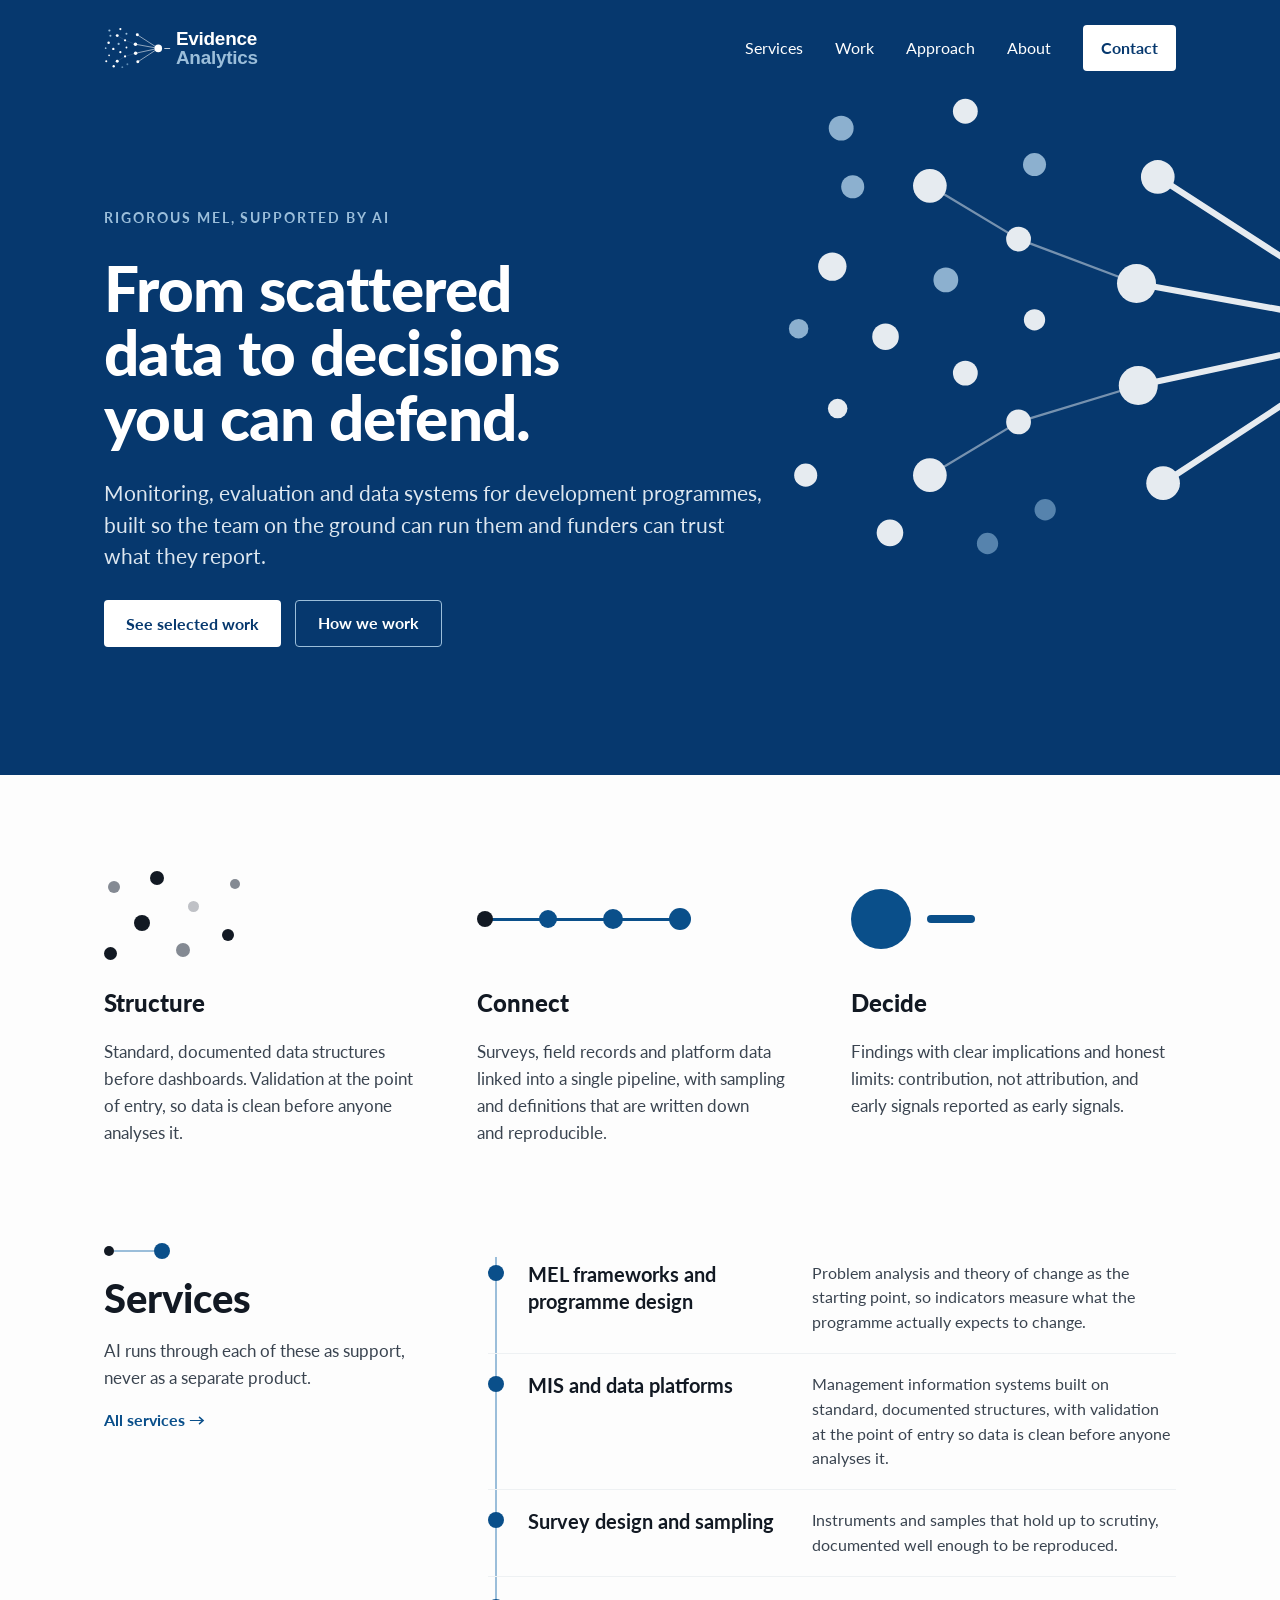
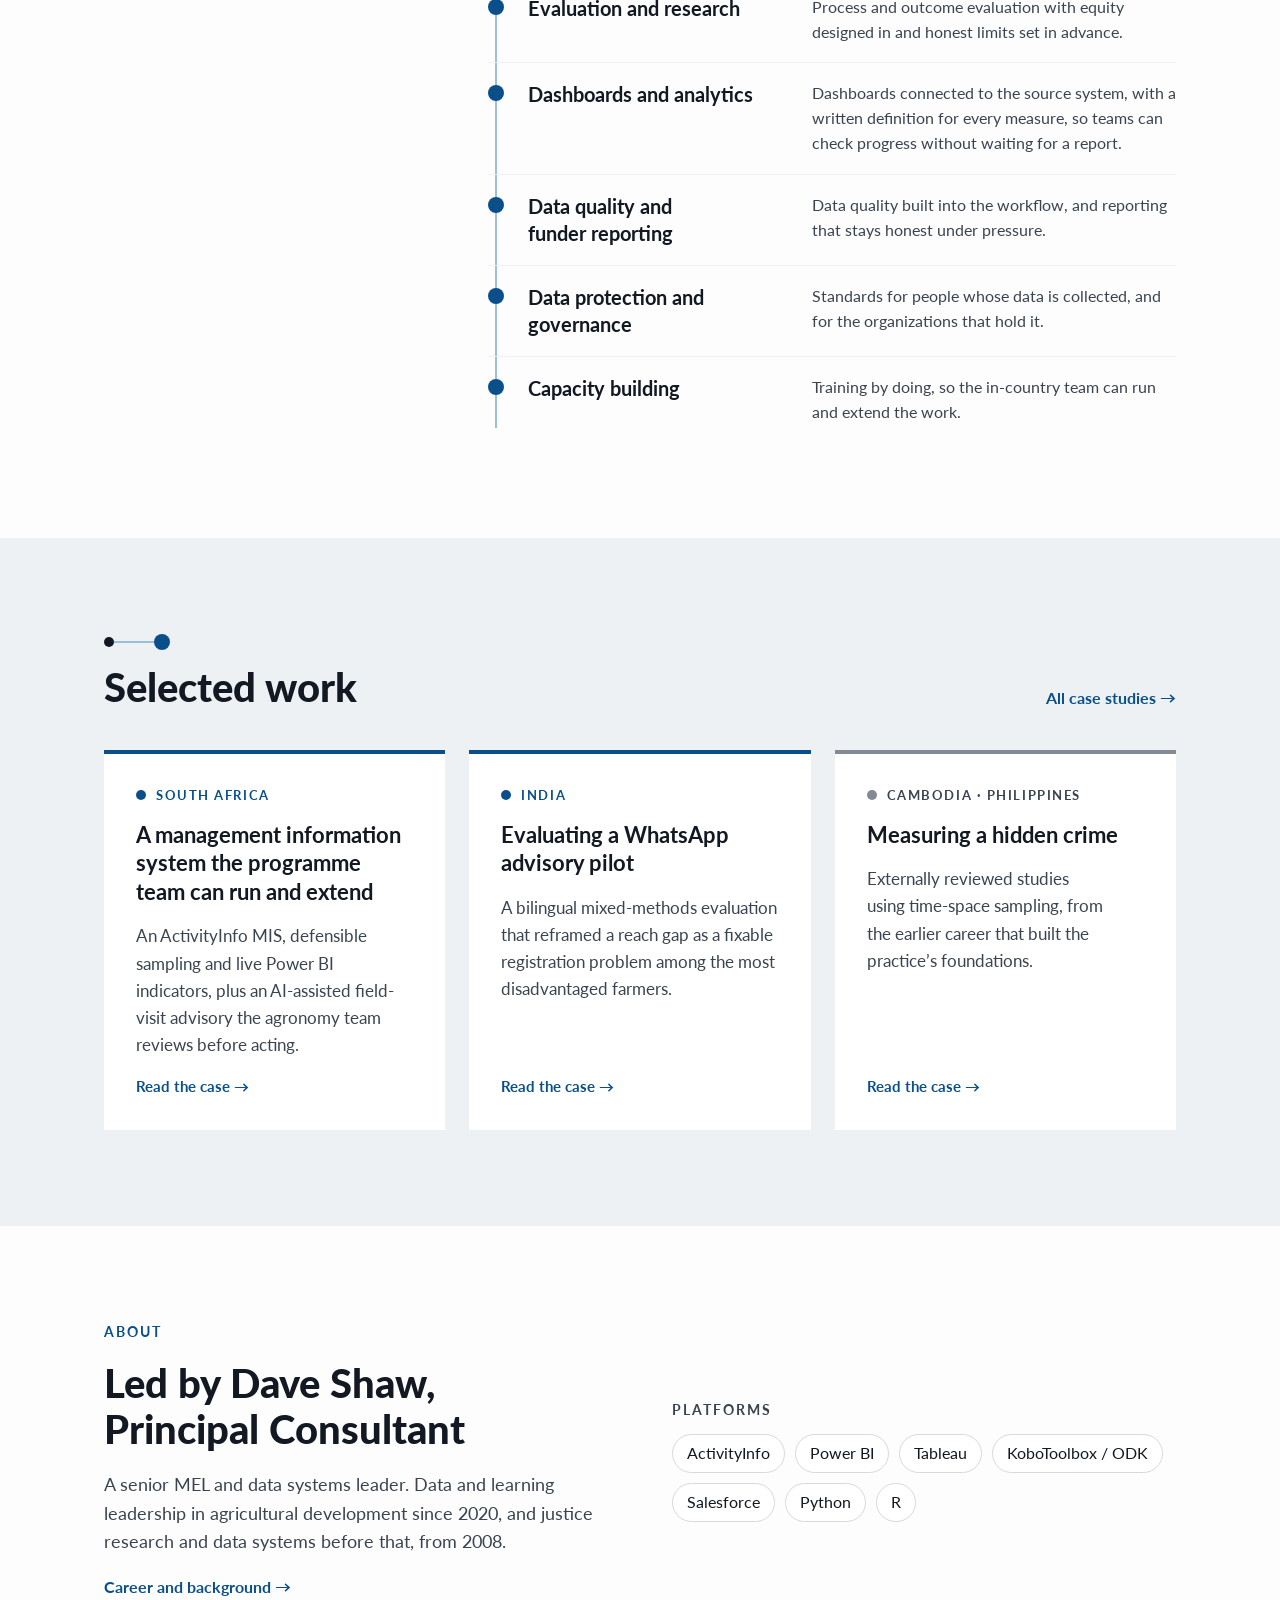
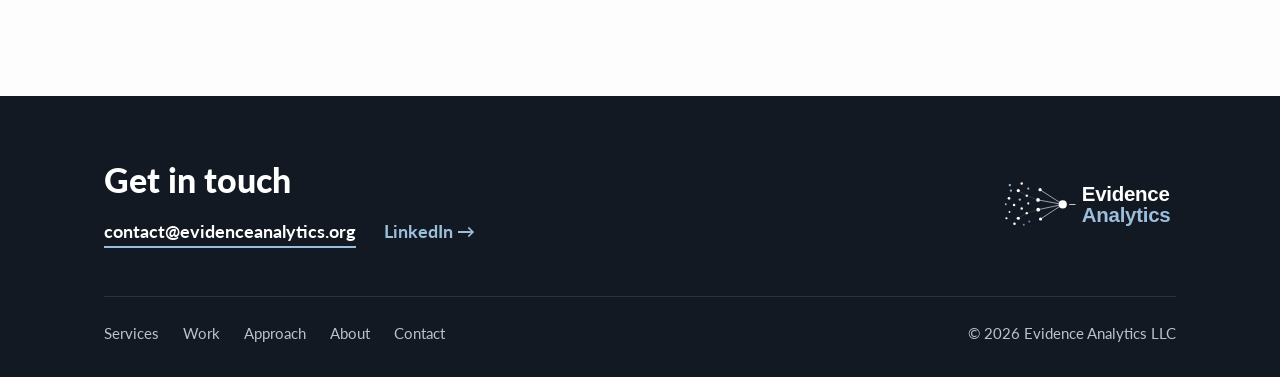
<file: index.html>
<!DOCTYPE html>
<html lang="en">
<head>
<meta charset="utf-8">
<meta name="viewport" content="width=device-width, initial-scale=1">
<title>Evidence Analytics · Monitoring, evaluation and data systems</title>
<meta name="description" content="Evidence Analytics designs monitoring, evaluation and learning systems for development programmes. Rigorous MEL, supported by AI.">
<link rel="canonical" href="https://evidenceanalytics.org/">
<meta property="og:title" content="Evidence Analytics · Monitoring, evaluation and data systems">
<meta property="og:description" content="Evidence Analytics designs monitoring, evaluation and learning systems for development programmes. Rigorous MEL, supported by AI.">
<meta property="og:type" content="website">
<meta property="og:url" content="https://evidenceanalytics.org/">
<meta name="theme-color" content="#06386E">
<link rel="icon" href="assets/favicon.svg" type="image/svg+xml">
<link rel="preconnect" href="https://fonts.googleapis.com">
<link rel="preconnect" href="https://fonts.gstatic.com" crossorigin>
<link href="https://fonts.googleapis.com/css2?family=Lato:ital,wght@0,400;0,700;0,900;1,400&display=swap" rel="stylesheet">
<link rel="stylesheet" href="assets/styles.css">
</head>
<body>
<a class="skip" href="#main">Skip to content</a>
<div class="hero">
<img class="hero-mark" src="assets/mark-reversed.svg" alt="" aria-hidden="true">
<header class="site-header"><div class="wrap header-inner">
<a class="brand" href="index.html"><img src="assets/logo-horizontal-reversed.svg" alt="Evidence Analytics" width="220" height="48"></a>
<button class="menu-btn" type="button" aria-expanded="false" aria-controls="nav"><span></span><span></span><span></span><b>Menu</b></button>
<nav id="nav" class="nav" aria-label="Main"><a href="services.html">Services</a><a href="work.html">Work</a><a href="approach.html">Approach</a><a href="about.html">About</a><a class="nav-cta" href="contact.html">Contact</a></nav>
</div></header>
<div class="wrap"><div class="hero-body">
<p class="eyebrow">Rigorous MEL, supported by AI</p>
<h1>From scattered data to decisions you can defend.</h1>
<p class="lede">Monitoring, evaluation and data systems for development programmes, built so the team on the ground can run them and funders can trust what they report.</p>
<div class="btns"><a class="btn btn-light" href="work.html">See selected work</a><a class="btn btn-ghost" href="approach.html">How we work</a></div>
</div></div>
</div>
<main id="main">
<section class="block"><div class="wrap grid-3 flow">
<div class="flow-step"><div class="motif motif-scatter" aria-hidden="true"><span style="left:4px;top:10px;width:12px;height:12px;background:#848A93"></span><span style="left:46px;top:0;width:14px;height:14px"></span><span style="left:30px;top:44px;width:16px;height:16px"></span><span style="left:84px;top:30px;width:11px;height:11px;background:#BFC1C6"></span><span style="left:0;top:76px;width:13px;height:13px"></span><span style="left:72px;top:72px;width:14px;height:14px;background:#848A93"></span><span style="left:118px;top:58px;width:12px;height:12px"></span><span style="left:126px;top:8px;width:10px;height:10px;background:#848A93"></span></div>
<h3>Structure</h3><p class="muted">Standard, documented data structures before dashboards. Validation at the point of entry, so data is clean before anyone analyses it.</p></div>
<div class="flow-step"><div class="motif motif-connect" aria-hidden="true"><i></i><span style="left:0;top:40px;width:16px;height:16px"></span><span style="left:62px;top:39px;width:18px;height:18px;background:#0A4F8A"></span><span style="left:126px;top:38px;width:20px;height:20px;background:#0A4F8A"></span><span style="left:192px;top:37px;width:22px;height:22px;background:#0A4F8A"></span></div>
<h3>Connect</h3><p class="muted">Surveys, field records and platform data linked into a single pipeline, with sampling and definitions that are written down and reproducible.</p></div>
<div class="flow-step"><div class="motif motif-decide" aria-hidden="true"><span style="left:0;top:18px;width:60px;height:60px;background:#0A4F8A"></span><b></b></div>
<h3>Decide</h3><p class="muted">Findings with clear implications and honest limits: contribution, not attribution, and early signals reported as early signals.</p></div>
</div></section>
<section class="block block-top-0"><div class="wrap split">
<div class="stack-16"><div class="marker" aria-hidden="true"><span></span><i></i><span></span></div><h2>Services</h2><p class="muted">AI runs through each of these as support, never as a separate product.</p><a class="arrow" href="services.html">All services →</a></div>
<ul class="spine"><li><span class="node"></span><a href="services.html#mel"><strong>MEL frameworks and programme design</strong></a><p class="muted">Problem analysis and theory of change as the starting point, so indicators measure what the programme actually expects to change.</p></li><li><span class="node"></span><a href="services.html#mis"><strong>MIS and data platforms</strong></a><p class="muted">Management information systems built on standard, documented structures, with validation at the point of entry so data is clean before anyone analyses it.</p></li><li><span class="node"></span><a href="services.html#survey"><strong>Survey design and sampling</strong></a><p class="muted">Instruments and samples that hold up to scrutiny, documented well enough to be reproduced.</p></li><li><span class="node"></span><a href="services.html#eval"><strong>Evaluation and research</strong></a><p class="muted">Process and outcome evaluation with equity designed in and honest limits set in advance.</p></li><li><span class="node"></span><a href="services.html#dash"><strong>Dashboards and analytics</strong></a><p class="muted">Dashboards connected to the source system, with a written definition for every measure, so teams can check progress without waiting for a report.</p></li><li><span class="node"></span><a href="services.html#dq"><strong>Data quality and funder reporting</strong></a><p class="muted">Data quality built into the workflow, and reporting that stays honest under pressure.</p></li><li><span class="node"></span><a href="services.html#gov"><strong>Data protection and governance</strong></a><p class="muted">Standards for people whose data is collected, and for the organizations that hold it.</p></li><li><span class="node"></span><a href="services.html#cap"><strong>Capacity building</strong></a><p class="muted">Training by doing, so the in-country team can run and extend the work.</p></li></ul>
</div></section>
<section class="block alt"><div class="wrap stack-40">
<div class="section-head"><div class="stack-14"><div class="marker" aria-hidden="true"><span></span><i></i><span></span></div><h2>Selected work</h2></div><a class="arrow" href="work.html">All case studies →</a></div>
<div class="cards"><a class="card card-link" href="work.html#sa">
<p class="card-label"><span class="dot"></span>South Africa</p>
<h3>A management information system the programme team can run and extend</h3><p class="muted">An ActivityInfo MIS, defensible sampling and live Power BI indicators, plus an AI-assisted field-visit advisory the agronomy team reviews before acting.</p><span class="more">Read the case →</span></a><a class="card card-link" href="work.html#in">
<p class="card-label"><span class="dot"></span>India</p>
<h3>Evaluating a WhatsApp advisory pilot</h3><p class="muted">A bilingual mixed-methods evaluation that reframed a reach gap as a fixable registration problem among the most disadvantaged farmers.</p><span class="more">Read the case →</span></a><a class="card card-link card-past" href="work.html#prevalence">
<p class="card-label"><span class="dot"></span>Cambodia · Philippines</p>
<h3>Measuring a hidden crime</h3><p class="muted">Externally reviewed studies using time-space sampling, from the earlier career that built the practice’s foundations.</p><span class="more">Read the case →</span></a></div>
</div></section>
<section class="block"><div class="wrap two">
<div class="stack-18"><p class="eyebrow">About</p><h2>Led by Dave Shaw, Principal Consultant</h2><p class="muted big">A senior MEL and data systems leader. Data and learning leadership in agricultural development since 2020, and justice research and data systems before that, from 2008.</p><a class="arrow" href="about.html">Career and background →</a></div>
<div class="stack-14"><p class="eyebrow eyebrow-muted">Platforms</p><ul class="chips"><li>ActivityInfo</li><li>Power BI</li><li>Tableau</li><li>KoboToolbox / ODK</li><li>Salesforce</li><li>Python</li><li>R</li></ul></div>
</div></section>
</main>
<footer class="site-footer"><div class="wrap">
<div class="footer-top"><div class="stack-18"><h2>Get in touch</h2><div class="contact-links"><a class="email-link" href="mailto:contact@evidenceanalytics.org">contact@evidenceanalytics.org</a><a class="li-link" href="https://www.linkedin.com/in/dave-shaw-642038142/" rel="noopener">LinkedIn →</a></div></div>
<img src="assets/logo-horizontal-reversed.svg" alt="Evidence Analytics" class="footer-logo" width="240" height="52"></div>
<div class="footer-bottom"><nav aria-label="Footer"><a href="services.html">Services</a><a href="work.html">Work</a><a href="approach.html">Approach</a><a href="about.html">About</a><a href="contact.html">Contact</a></nav><p>© 2026 Evidence Analytics LLC</p></div>
</div></footer>
<script src="assets/site.js"></script>
</body>
</html>
</file>
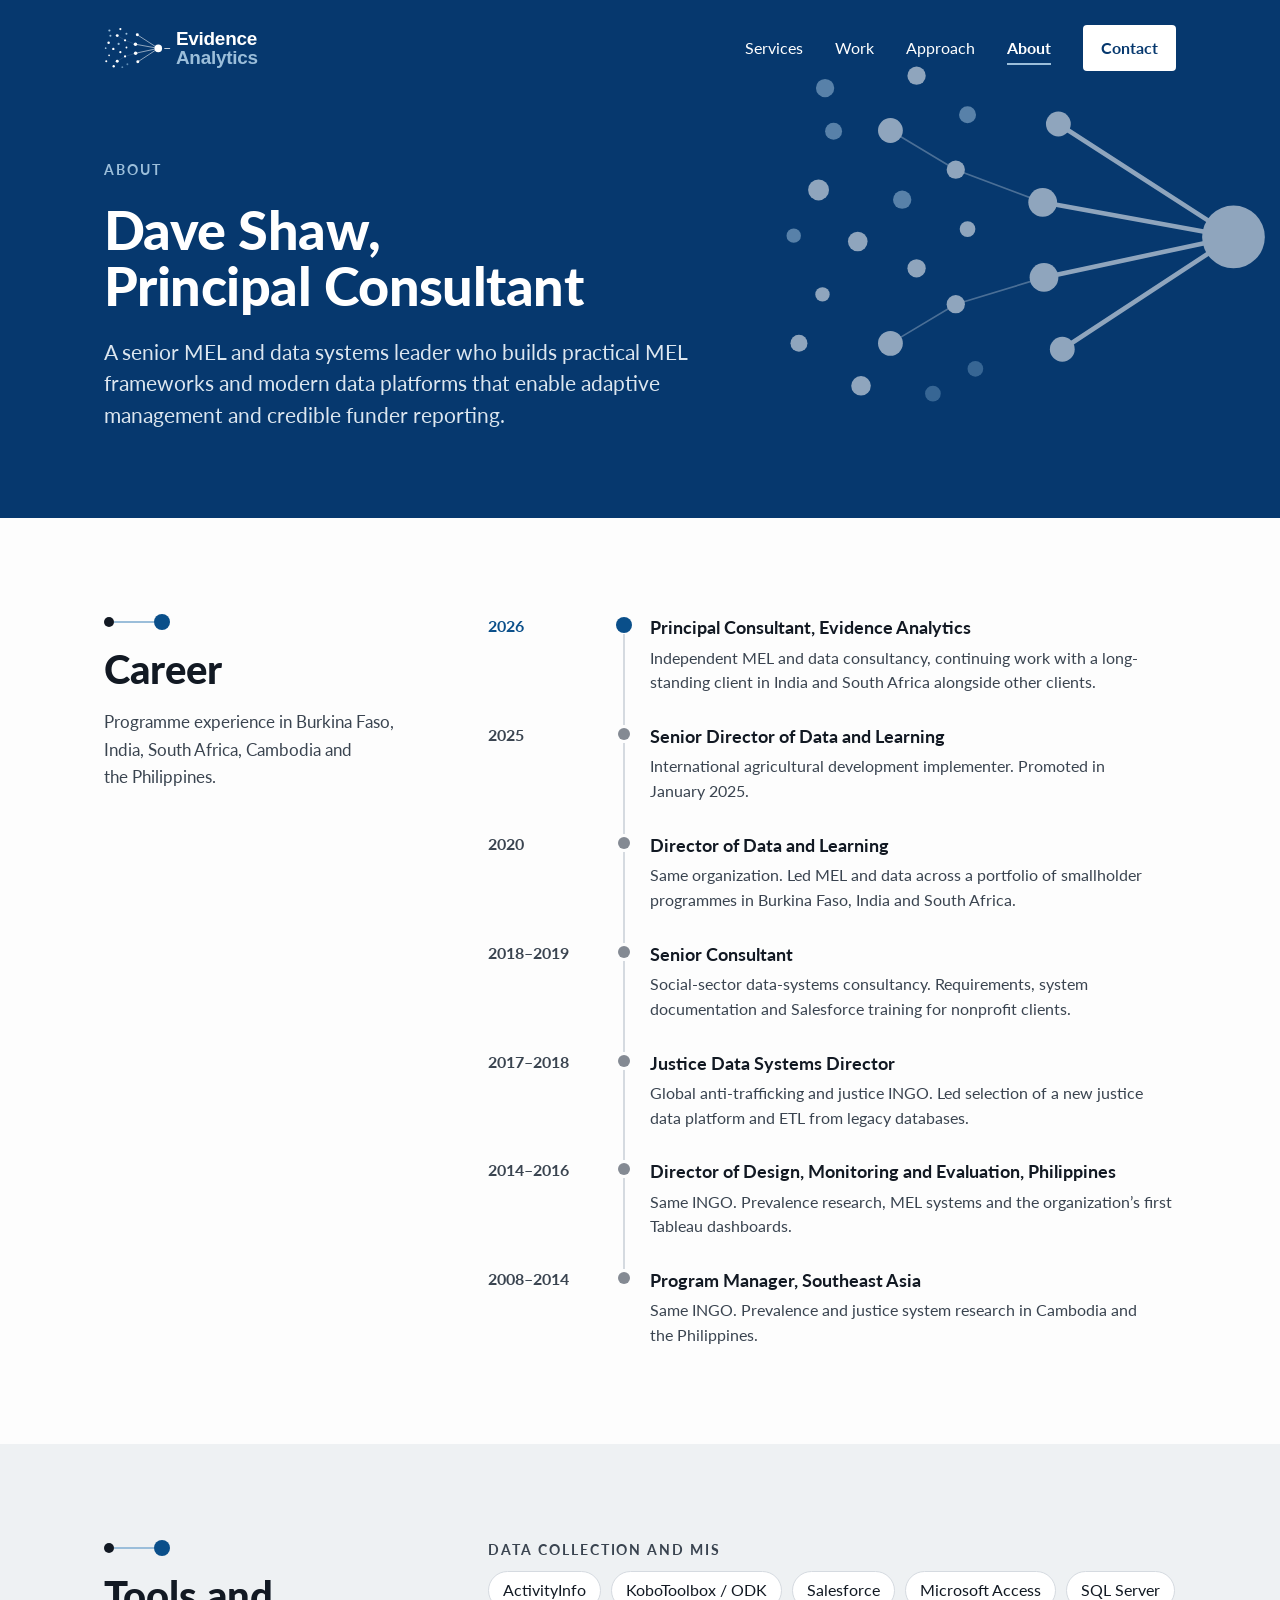
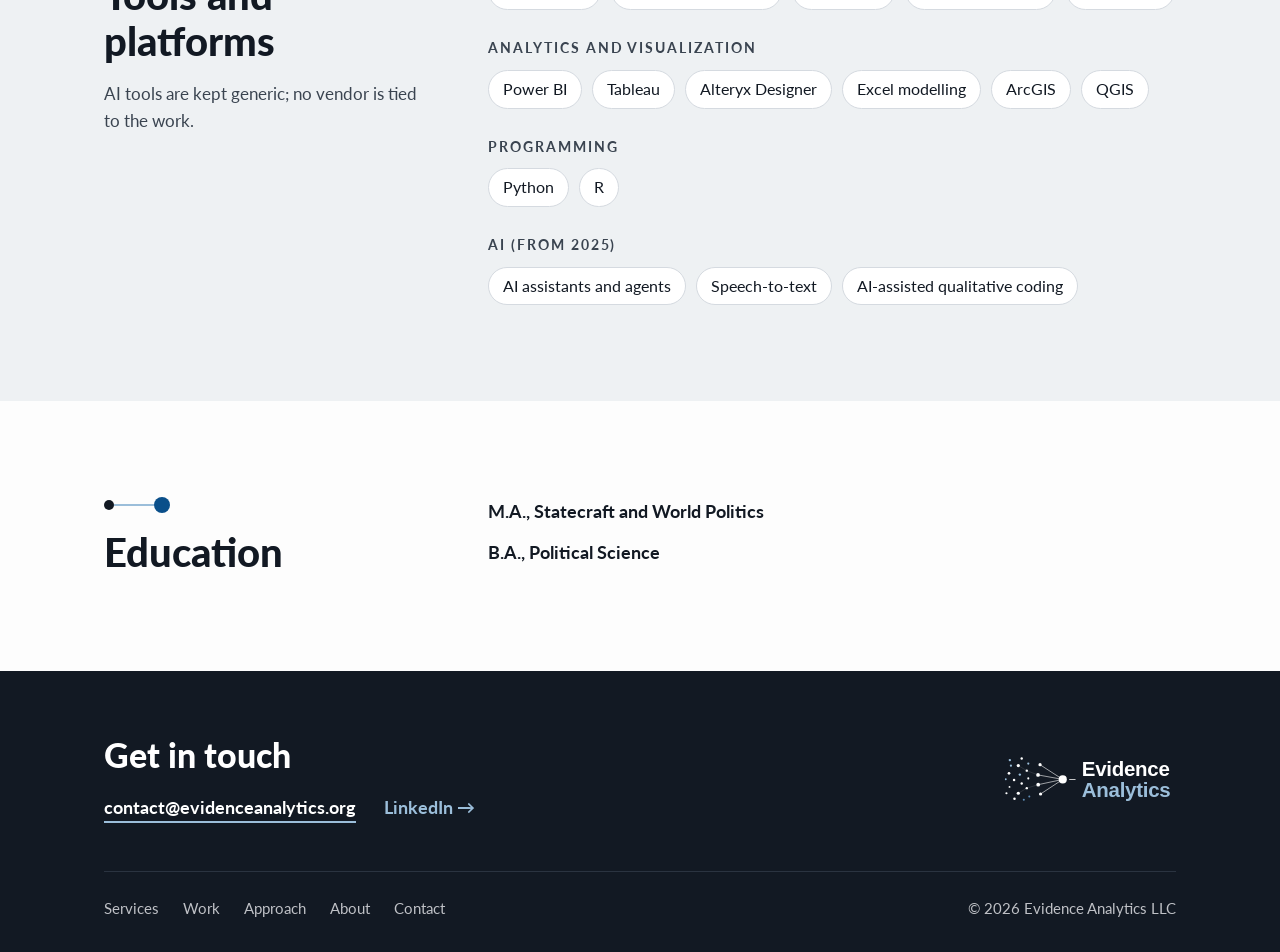
<file: about.html>
<!DOCTYPE html>
<html lang="en">
<head>
<meta charset="utf-8">
<meta name="viewport" content="width=device-width, initial-scale=1">
<title>About · Evidence Analytics</title>
<meta name="description" content="Evidence Analytics is led by Dave Shaw, a senior MEL and data systems leader.">
<link rel="canonical" href="https://evidenceanalytics.org/about.html">
<meta property="og:title" content="About · Evidence Analytics">
<meta property="og:description" content="Evidence Analytics is led by Dave Shaw, a senior MEL and data systems leader.">
<meta property="og:type" content="website">
<meta property="og:url" content="https://evidenceanalytics.org/about.html">
<meta name="theme-color" content="#06386E">
<link rel="icon" href="assets/favicon.svg" type="image/svg+xml">
<link rel="preconnect" href="https://fonts.googleapis.com">
<link rel="preconnect" href="https://fonts.gstatic.com" crossorigin>
<link href="https://fonts.googleapis.com/css2?family=Lato:ital,wght@0,400;0,700;0,900;1,400&display=swap" rel="stylesheet">
<link rel="stylesheet" href="assets/styles.css">
</head>
<body>
<a class="skip" href="#main">Skip to content</a>
<div class="hero hero-sm">
<img class="hero-mark" src="assets/mark-reversed.svg" alt="" aria-hidden="true">
<header class="site-header"><div class="wrap header-inner">
<a class="brand" href="index.html"><img src="assets/logo-horizontal-reversed.svg" alt="Evidence Analytics" width="220" height="48"></a>
<button class="menu-btn" type="button" aria-expanded="false" aria-controls="nav"><span></span><span></span><span></span><b>Menu</b></button>
<nav id="nav" class="nav" aria-label="Main"><a href="services.html">Services</a><a href="work.html">Work</a><a href="approach.html">Approach</a><a href="about.html" aria-current="page">About</a><a class="nav-cta" href="contact.html">Contact</a></nav>
</div></header>
<div class="wrap"><div class="hero-body">
<p class="eyebrow">About</p>
<h1>Dave Shaw, Principal Consultant</h1>
<p class="lede">A senior MEL and data systems leader who builds practical MEL frameworks and modern data platforms that enable adaptive management and credible funder reporting.</p>

</div></div>
</div>
<main id="main">
<section class="block"><div class="wrap split">
<div class="stack-16"><div class="marker" aria-hidden="true"><span></span><i></i><span></span></div><h2>Career</h2><p class="muted">Programme experience in Burkina Faso, India, South Africa, Cambodia and the Philippines.</p></div>
<ol class="timeline"><li class="now"><span class="tl-year">2026</span><span class="tl-dot" aria-hidden="true"></span><div><strong>Principal Consultant, Evidence Analytics</strong><p class="muted">Independent MEL and data consultancy, continuing work with a long-standing client in India and South Africa alongside other clients.</p></div></li><li><span class="tl-year">2025</span><span class="tl-dot" aria-hidden="true"></span><div><strong>Senior Director of Data and Learning</strong><p class="muted">International agricultural development implementer. Promoted in January 2025.</p></div></li><li><span class="tl-year">2020</span><span class="tl-dot" aria-hidden="true"></span><div><strong>Director of Data and Learning</strong><p class="muted">Same organization. Led MEL and data across a portfolio of smallholder programmes in Burkina Faso, India and South Africa.</p></div></li><li><span class="tl-year">2018–2019</span><span class="tl-dot" aria-hidden="true"></span><div><strong>Senior Consultant</strong><p class="muted">Social-sector data-systems consultancy. Requirements, system documentation and Salesforce training for nonprofit clients.</p></div></li><li><span class="tl-year">2017–2018</span><span class="tl-dot" aria-hidden="true"></span><div><strong>Justice Data Systems Director</strong><p class="muted">Global anti-trafficking and justice INGO. Led selection of a new justice data platform and ETL from legacy databases.</p></div></li><li><span class="tl-year">2014–2016</span><span class="tl-dot" aria-hidden="true"></span><div><strong>Director of Design, Monitoring and Evaluation, Philippines</strong><p class="muted">Same INGO. Prevalence research, MEL systems and the organization’s first Tableau dashboards.</p></div></li><li><span class="tl-year">2008–2014</span><span class="tl-dot" aria-hidden="true"></span><div><strong>Program Manager, Southeast Asia</strong><p class="muted">Same INGO. Prevalence and justice system research in Cambodia and the Philippines.</p></div></li></ol>
</div></section>
<section class="block alt"><div class="wrap split">
<div class="stack-16"><div class="marker" aria-hidden="true"><span></span><i></i><span></span></div><h2>Tools and platforms</h2><p class="muted">AI tools are kept generic; no vendor is tied to the work.</p></div>
<div class="tool-groups"><div class="stack-12"><h3 class="eyebrow eyebrow-muted">Data collection and MIS</h3><ul class="chips"><li>ActivityInfo</li><li>KoboToolbox / ODK</li><li>Salesforce</li><li>Microsoft Access</li><li>SQL Server</li></ul></div><div class="stack-12"><h3 class="eyebrow eyebrow-muted">Analytics and visualization</h3><ul class="chips"><li>Power BI</li><li>Tableau</li><li>Alteryx Designer</li><li>Excel modelling</li><li>ArcGIS</li><li>QGIS</li></ul></div><div class="stack-12"><h3 class="eyebrow eyebrow-muted">Programming</h3><ul class="chips"><li>Python</li><li>R</li></ul></div><div class="stack-12"><h3 class="eyebrow eyebrow-muted">AI (from 2025)</h3><ul class="chips"><li>AI assistants and agents</li><li>Speech-to-text</li><li>AI-assisted qualitative coding</li></ul></div></div>
</div></section>
<section class="block"><div class="wrap split">
<div class="stack-16"><div class="marker" aria-hidden="true"><span></span><i></i><span></span></div><h2>Education</h2></div>
<ul class="edu"><li><strong>M.A., Statecraft and World Politics</strong></li><li><strong>B.A., Political Science</strong></li></ul>
</div></section>
</main>
<footer class="site-footer"><div class="wrap">
<div class="footer-top"><div class="stack-18"><h2>Get in touch</h2><div class="contact-links"><a class="email-link" href="mailto:contact@evidenceanalytics.org">contact@evidenceanalytics.org</a><a class="li-link" href="https://www.linkedin.com/in/dave-shaw-642038142/" rel="noopener">LinkedIn →</a></div></div>
<img src="assets/logo-horizontal-reversed.svg" alt="Evidence Analytics" class="footer-logo" width="240" height="52"></div>
<div class="footer-bottom"><nav aria-label="Footer"><a href="services.html">Services</a><a href="work.html">Work</a><a href="approach.html">Approach</a><a href="about.html">About</a><a href="contact.html">Contact</a></nav><p>© 2026 Evidence Analytics LLC</p></div>
</div></footer>
<script src="assets/site.js"></script>
</body>
</html>
</file>
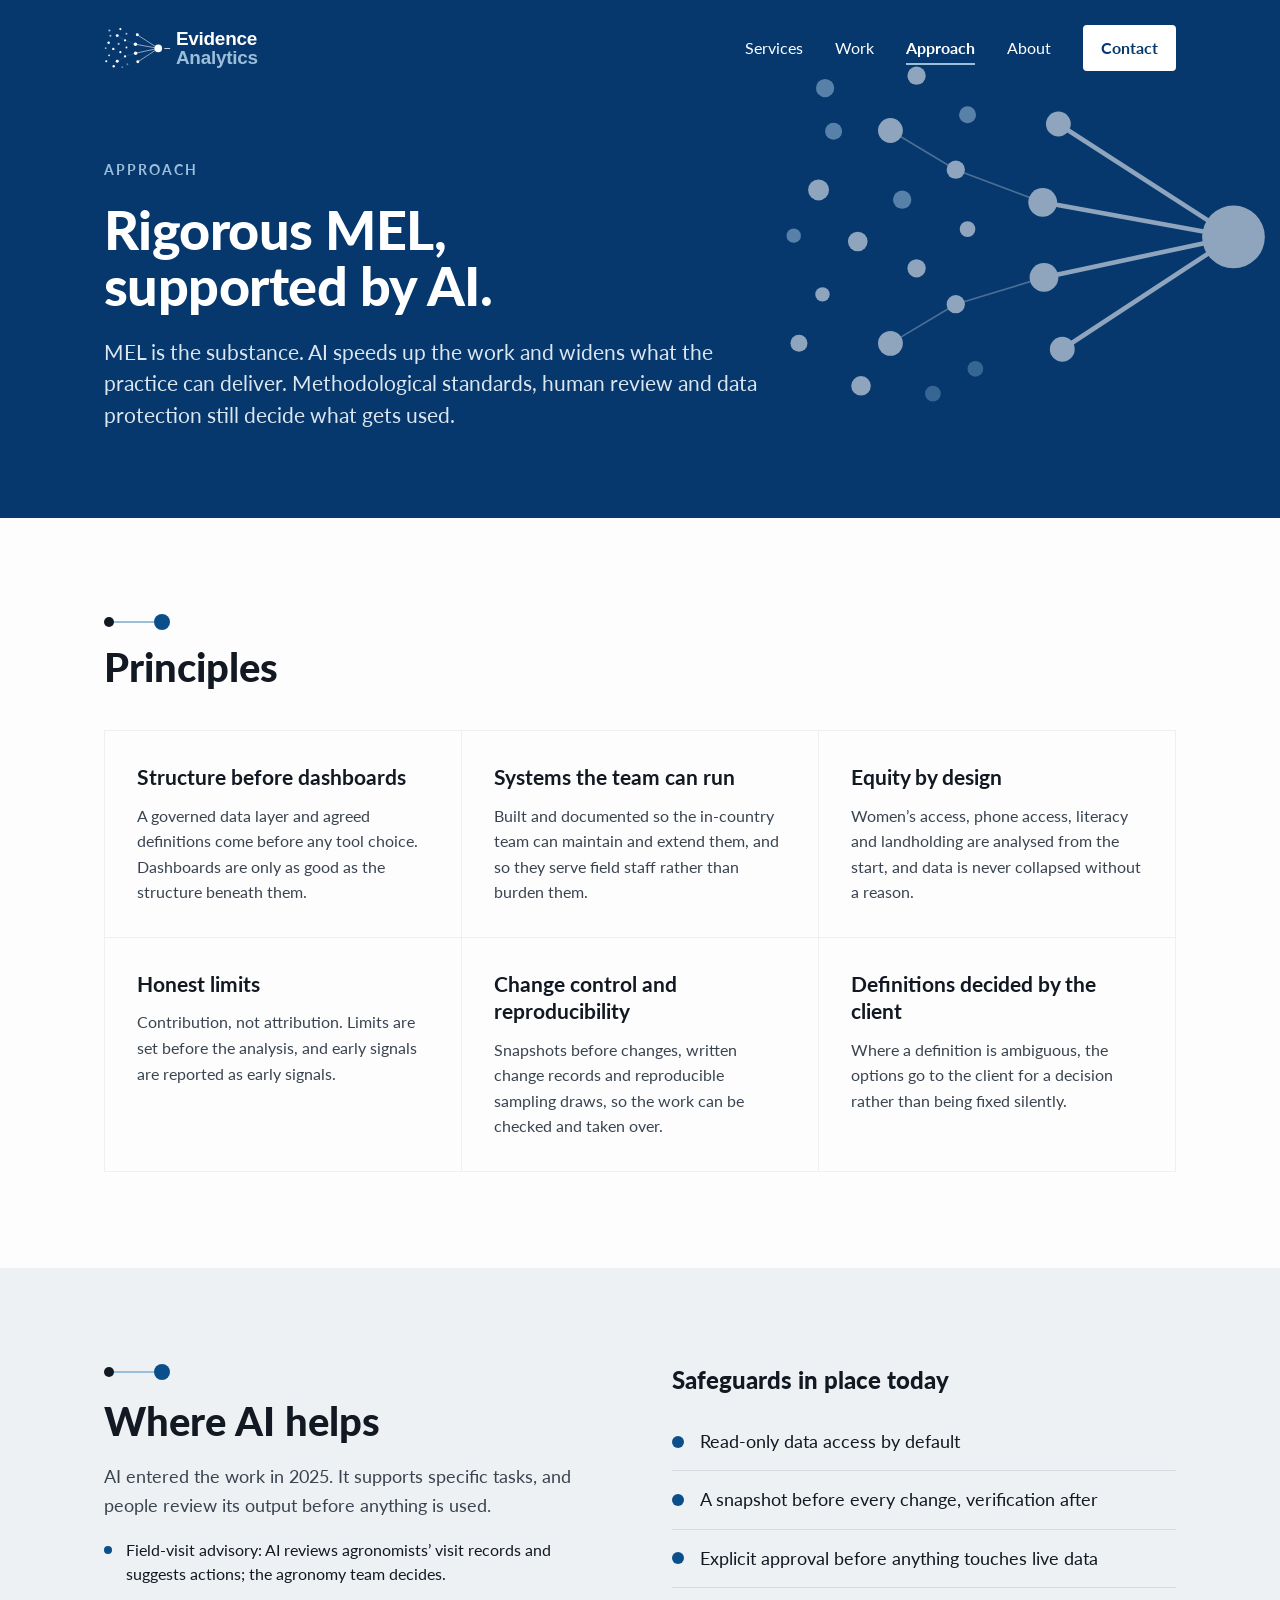
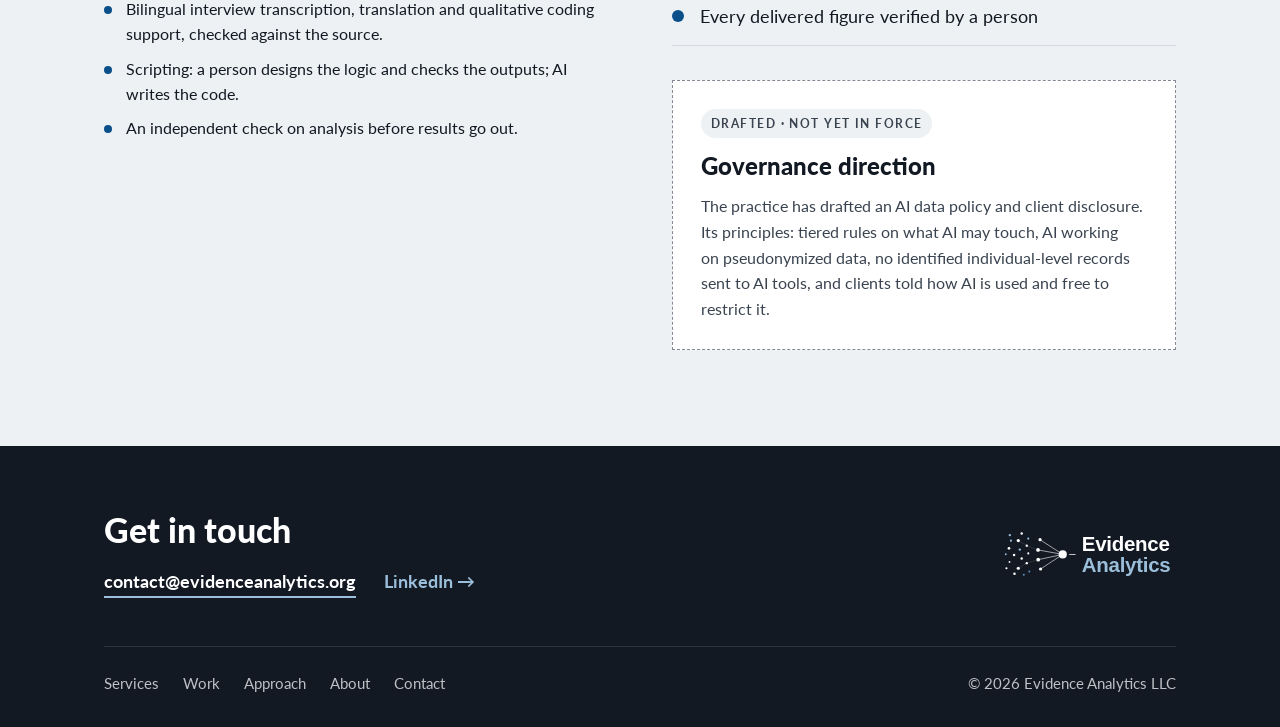
<file: approach.html>
<!DOCTYPE html>
<html lang="en">
<head>
<meta charset="utf-8">
<meta name="viewport" content="width=device-width, initial-scale=1">
<title>Approach · Evidence Analytics</title>
<meta name="description" content="How Evidence Analytics works: rigorous MEL principles, supported by AI under clear safeguards.">
<link rel="canonical" href="https://evidenceanalytics.org/approach.html">
<meta property="og:title" content="Approach · Evidence Analytics">
<meta property="og:description" content="How Evidence Analytics works: rigorous MEL principles, supported by AI under clear safeguards.">
<meta property="og:type" content="website">
<meta property="og:url" content="https://evidenceanalytics.org/approach.html">
<meta name="theme-color" content="#06386E">
<link rel="icon" href="assets/favicon.svg" type="image/svg+xml">
<link rel="preconnect" href="https://fonts.googleapis.com">
<link rel="preconnect" href="https://fonts.gstatic.com" crossorigin>
<link href="https://fonts.googleapis.com/css2?family=Lato:ital,wght@0,400;0,700;0,900;1,400&display=swap" rel="stylesheet">
<link rel="stylesheet" href="assets/styles.css">
</head>
<body>
<a class="skip" href="#main">Skip to content</a>
<div class="hero hero-sm">
<img class="hero-mark" src="assets/mark-reversed.svg" alt="" aria-hidden="true">
<header class="site-header"><div class="wrap header-inner">
<a class="brand" href="index.html"><img src="assets/logo-horizontal-reversed.svg" alt="Evidence Analytics" width="220" height="48"></a>
<button class="menu-btn" type="button" aria-expanded="false" aria-controls="nav"><span></span><span></span><span></span><b>Menu</b></button>
<nav id="nav" class="nav" aria-label="Main"><a href="services.html">Services</a><a href="work.html">Work</a><a href="approach.html" aria-current="page">Approach</a><a href="about.html">About</a><a class="nav-cta" href="contact.html">Contact</a></nav>
</div></header>
<div class="wrap"><div class="hero-body">
<p class="eyebrow">Approach</p>
<h1>Rigorous MEL, supported by AI.</h1>
<p class="lede">MEL is the substance. AI speeds up the work and widens what the practice can deliver. Methodological standards, human review and data protection still decide what gets used.</p>

</div></div>
</div>
<main id="main">
<section class="block"><div class="wrap stack-40">
<div class="stack-14"><div class="marker" aria-hidden="true"><span></span><i></i><span></span></div><h2>Principles</h2></div>
<div class="principles"><div class="principle"><h3>Structure before dashboards</h3><p class="muted">A governed data layer and agreed definitions come before any tool choice. Dashboards are only as good as the structure beneath them.</p></div><div class="principle"><h3>Systems the team can run</h3><p class="muted">Built and documented so the in-country team can maintain and extend them, and so they serve field staff rather than burden them.</p></div><div class="principle"><h3>Equity by design</h3><p class="muted">Women’s access, phone access, literacy and landholding are analysed from the start, and data is never collapsed without a reason.</p></div><div class="principle"><h3>Honest limits</h3><p class="muted">Contribution, not attribution. Limits are set before the analysis, and early signals are reported as early signals.</p></div><div class="principle"><h3>Change control and reproducibility</h3><p class="muted">Snapshots before changes, written change records and reproducible sampling draws, so the work can be checked and taken over.</p></div><div class="principle"><h3>Definitions decided by the client</h3><p class="muted">Where a definition is ambiguous, the options go to the client for a decision rather than being fixed silently.</p></div></div>
</div></section>
<section class="block alt"><div class="wrap two two-top">
<div class="stack-18"><div class="marker" aria-hidden="true"><span></span><i></i><span></span></div><h2>Where AI helps</h2><p class="muted big">AI entered the work in 2025. It supports specific tasks, and people review its output before anything is used.</p>
<ul class="ticks"><li>Field-visit advisory: AI reviews agronomists’ visit records and suggests actions; the agronomy team decides.</li><li>Bilingual interview transcription, translation and qualitative coding support, checked against the source.</li><li>Scripting: a person designs the logic and checks the outputs; AI writes the code.</li><li>An independent check on analysis before results go out.</li></ul></div>
<div class="stack-18"><h2 class="h3">Safeguards in place today</h2>
<ul class="checklist"><li>Read-only data access by default</li><li>A snapshot before every change, verification after</li><li>Explicit approval before anything touches live data</li><li>Every delivered figure verified by a person</li></ul>
<div class="direction"><p class="badge">Drafted · not yet in force</p><h3>Governance direction</h3><p class="muted">The practice has drafted an AI data policy and client disclosure. Its principles: tiered rules on what AI may touch, AI working on pseudonymized data, no identified individual-level records sent to AI tools, and clients told how AI is used and free to restrict it.</p></div>
</div></div></section>
</main>
<footer class="site-footer"><div class="wrap">
<div class="footer-top"><div class="stack-18"><h2>Get in touch</h2><div class="contact-links"><a class="email-link" href="mailto:contact@evidenceanalytics.org">contact@evidenceanalytics.org</a><a class="li-link" href="https://www.linkedin.com/in/dave-shaw-642038142/" rel="noopener">LinkedIn →</a></div></div>
<img src="assets/logo-horizontal-reversed.svg" alt="Evidence Analytics" class="footer-logo" width="240" height="52"></div>
<div class="footer-bottom"><nav aria-label="Footer"><a href="services.html">Services</a><a href="work.html">Work</a><a href="approach.html">Approach</a><a href="about.html">About</a><a href="contact.html">Contact</a></nav><p>© 2026 Evidence Analytics LLC</p></div>
</div></footer>
<script src="assets/site.js"></script>
</body>
</html>
</file>
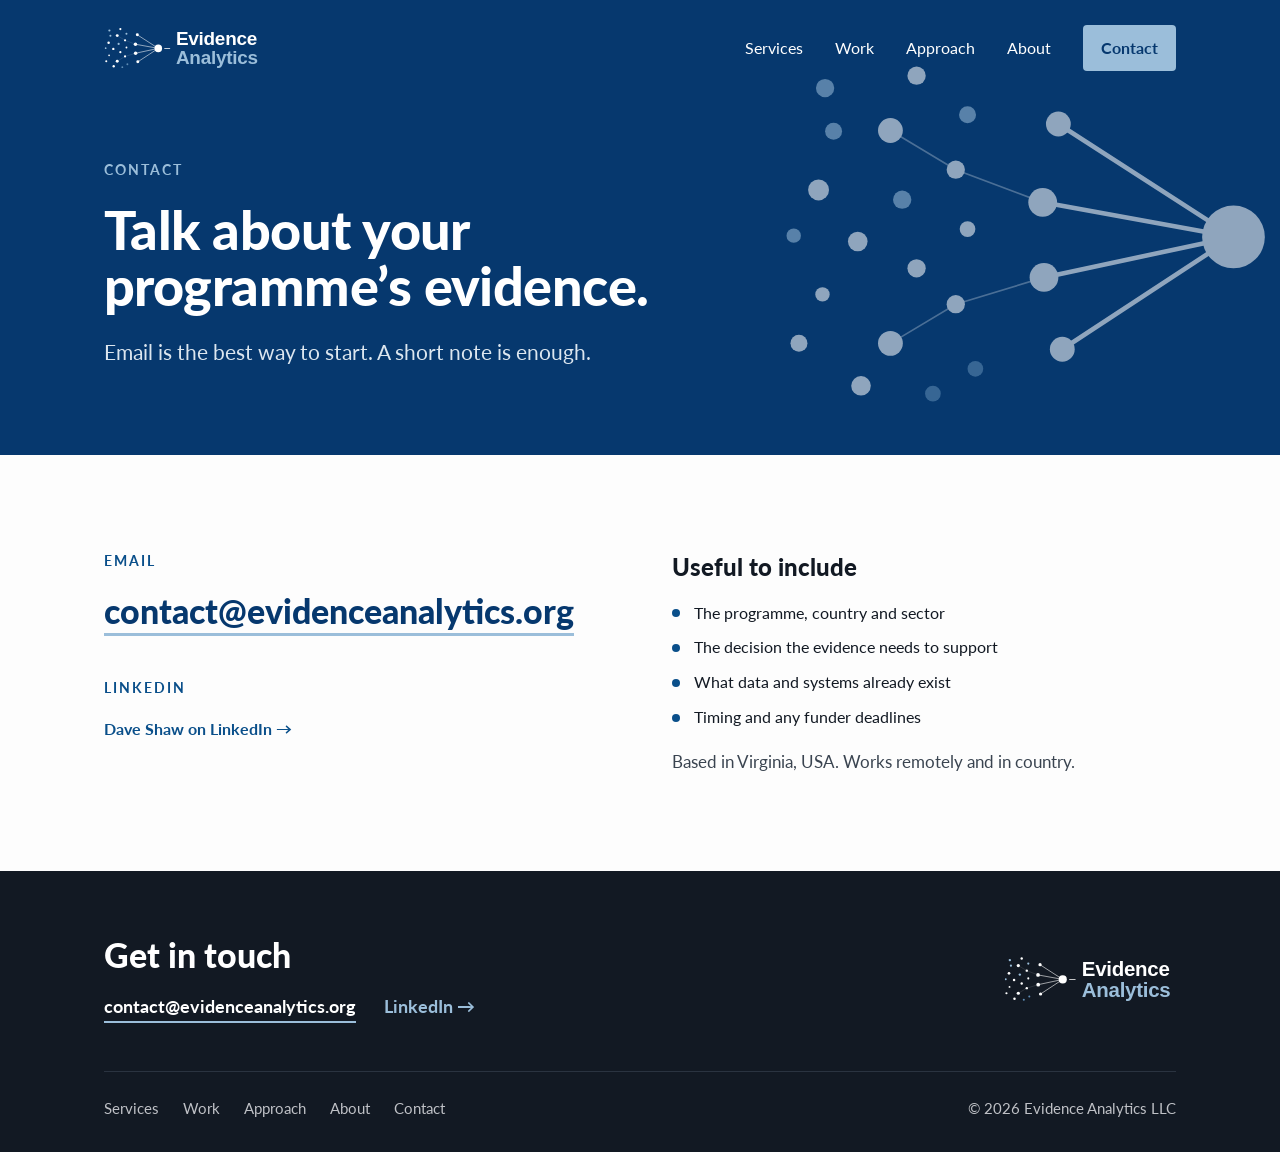
<file: contact.html>
<!DOCTYPE html>
<html lang="en">
<head>
<meta charset="utf-8">
<meta name="viewport" content="width=device-width, initial-scale=1">
<title>Contact · Evidence Analytics</title>
<meta name="description" content="Contact Evidence Analytics about MEL, evaluation and data systems for your programme.">
<link rel="canonical" href="https://evidenceanalytics.org/contact.html">
<meta property="og:title" content="Contact · Evidence Analytics">
<meta property="og:description" content="Contact Evidence Analytics about MEL, evaluation and data systems for your programme.">
<meta property="og:type" content="website">
<meta property="og:url" content="https://evidenceanalytics.org/contact.html">
<meta name="theme-color" content="#06386E">
<link rel="icon" href="assets/favicon.svg" type="image/svg+xml">
<link rel="preconnect" href="https://fonts.googleapis.com">
<link rel="preconnect" href="https://fonts.gstatic.com" crossorigin>
<link href="https://fonts.googleapis.com/css2?family=Lato:ital,wght@0,400;0,700;0,900;1,400&display=swap" rel="stylesheet">
<link rel="stylesheet" href="assets/styles.css">
</head>
<body>
<a class="skip" href="#main">Skip to content</a>
<div class="hero hero-sm">
<img class="hero-mark" src="assets/mark-reversed.svg" alt="" aria-hidden="true">
<header class="site-header"><div class="wrap header-inner">
<a class="brand" href="index.html"><img src="assets/logo-horizontal-reversed.svg" alt="Evidence Analytics" width="220" height="48"></a>
<button class="menu-btn" type="button" aria-expanded="false" aria-controls="nav"><span></span><span></span><span></span><b>Menu</b></button>
<nav id="nav" class="nav" aria-label="Main"><a href="services.html">Services</a><a href="work.html">Work</a><a href="approach.html">Approach</a><a href="about.html">About</a><a class="nav-cta" href="contact.html" aria-current="page">Contact</a></nav>
</div></header>
<div class="wrap"><div class="hero-body">
<p class="eyebrow">Contact</p>
<h1>Talk about your programme’s evidence.</h1>
<p class="lede">Email is the best way to start. A short note is enough.</p>

</div></div>
</div>
<main id="main">
<section class="block"><div class="wrap two two-top">
<div class="stack-18"><p class="eyebrow">Email</p><a class="contact-big" href="mailto:contact@evidenceanalytics.org">contact@evidenceanalytics.org</a><p class="eyebrow" style="margin-top:24px">LinkedIn</p><a class="arrow big" href="https://www.linkedin.com/in/dave-shaw-642038142/" rel="noopener">Dave Shaw on LinkedIn →</a></div>
<div class="stack-18"><h2 class="h3">Useful to include</h2><ul class="ticks"><li>The programme, country and sector</li><li>The decision the evidence needs to support</li><li>What data and systems already exist</li><li>Timing and any funder deadlines</li></ul><p class="muted">Based in Virginia, USA. Works remotely and in country.</p></div>
</div></section>
</main>
<footer class="site-footer"><div class="wrap">
<div class="footer-top"><div class="stack-18"><h2>Get in touch</h2><div class="contact-links"><a class="email-link" href="mailto:contact@evidenceanalytics.org">contact@evidenceanalytics.org</a><a class="li-link" href="https://www.linkedin.com/in/dave-shaw-642038142/" rel="noopener">LinkedIn →</a></div></div>
<img src="assets/logo-horizontal-reversed.svg" alt="Evidence Analytics" class="footer-logo" width="240" height="52"></div>
<div class="footer-bottom"><nav aria-label="Footer"><a href="services.html">Services</a><a href="work.html">Work</a><a href="approach.html">Approach</a><a href="about.html">About</a><a href="contact.html">Contact</a></nav><p>© 2026 Evidence Analytics LLC</p></div>
</div></footer>
<script src="assets/site.js"></script>
</body>
</html>
</file>
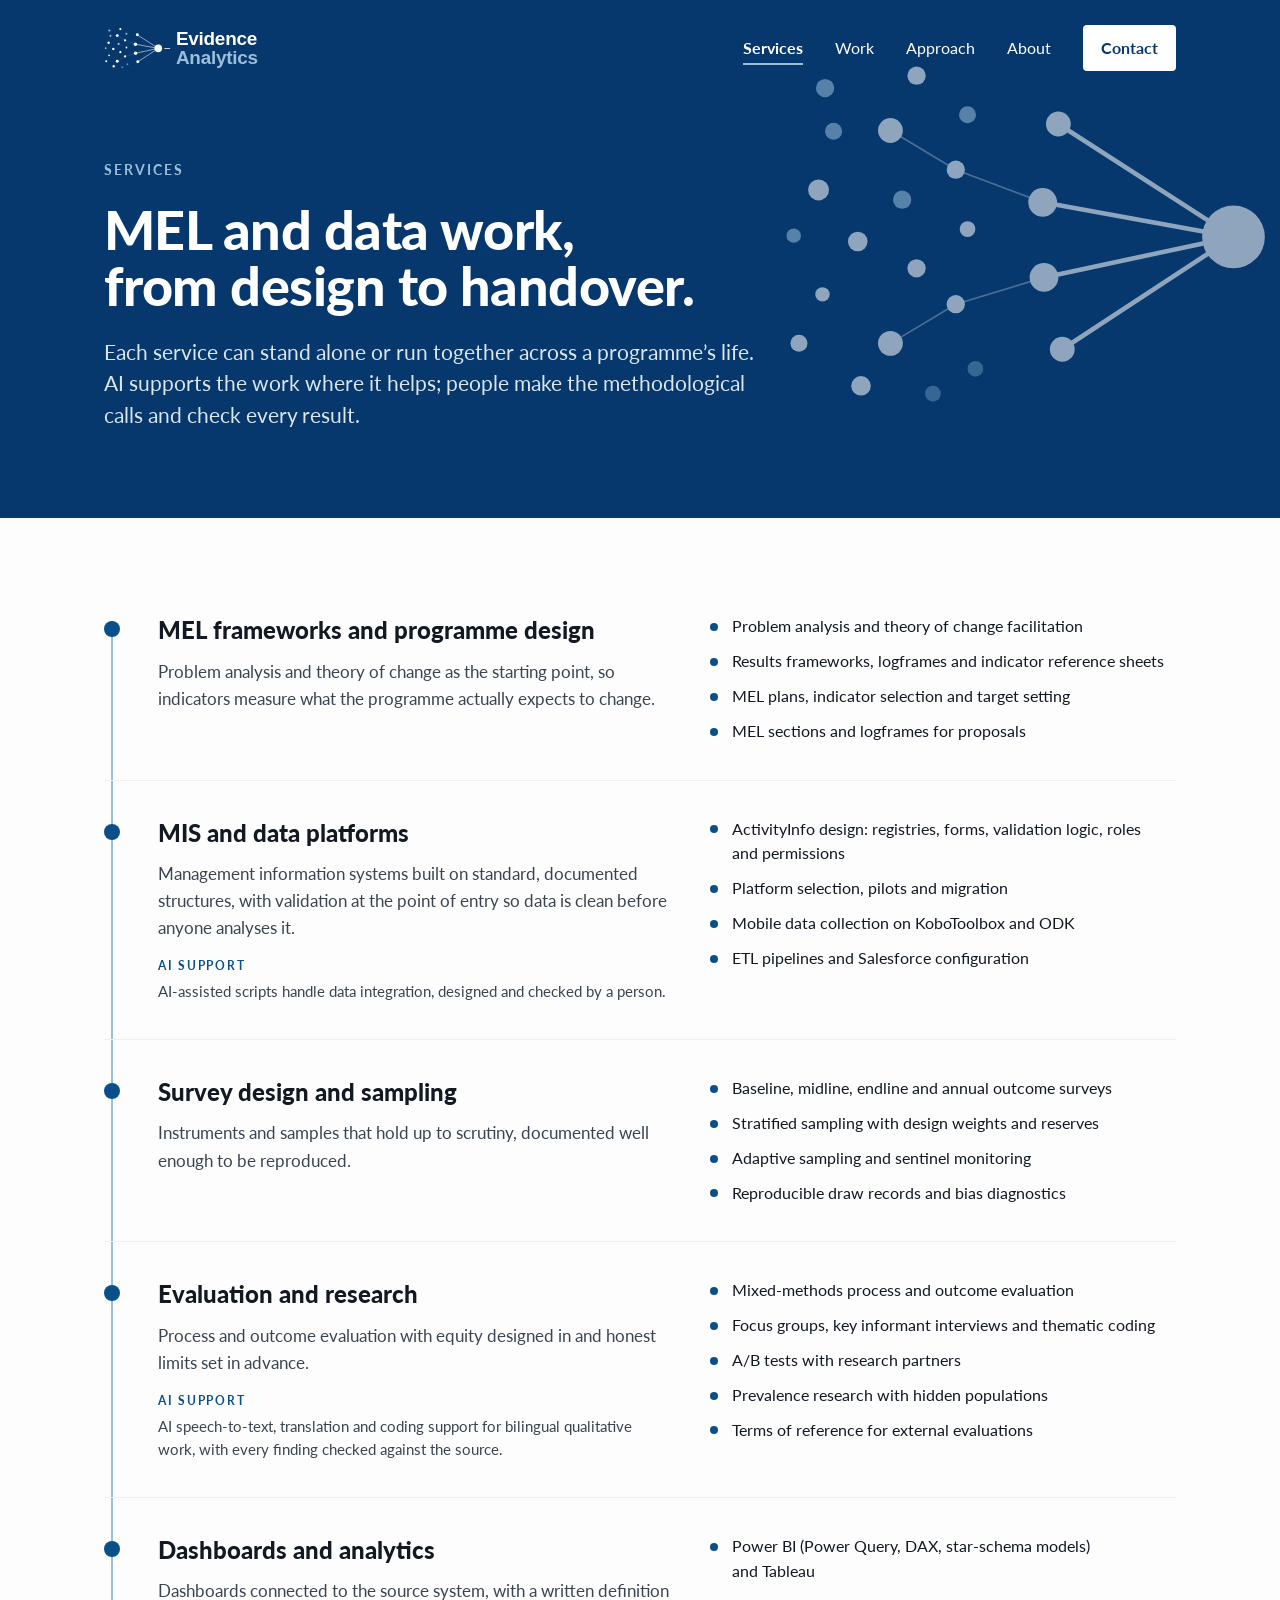
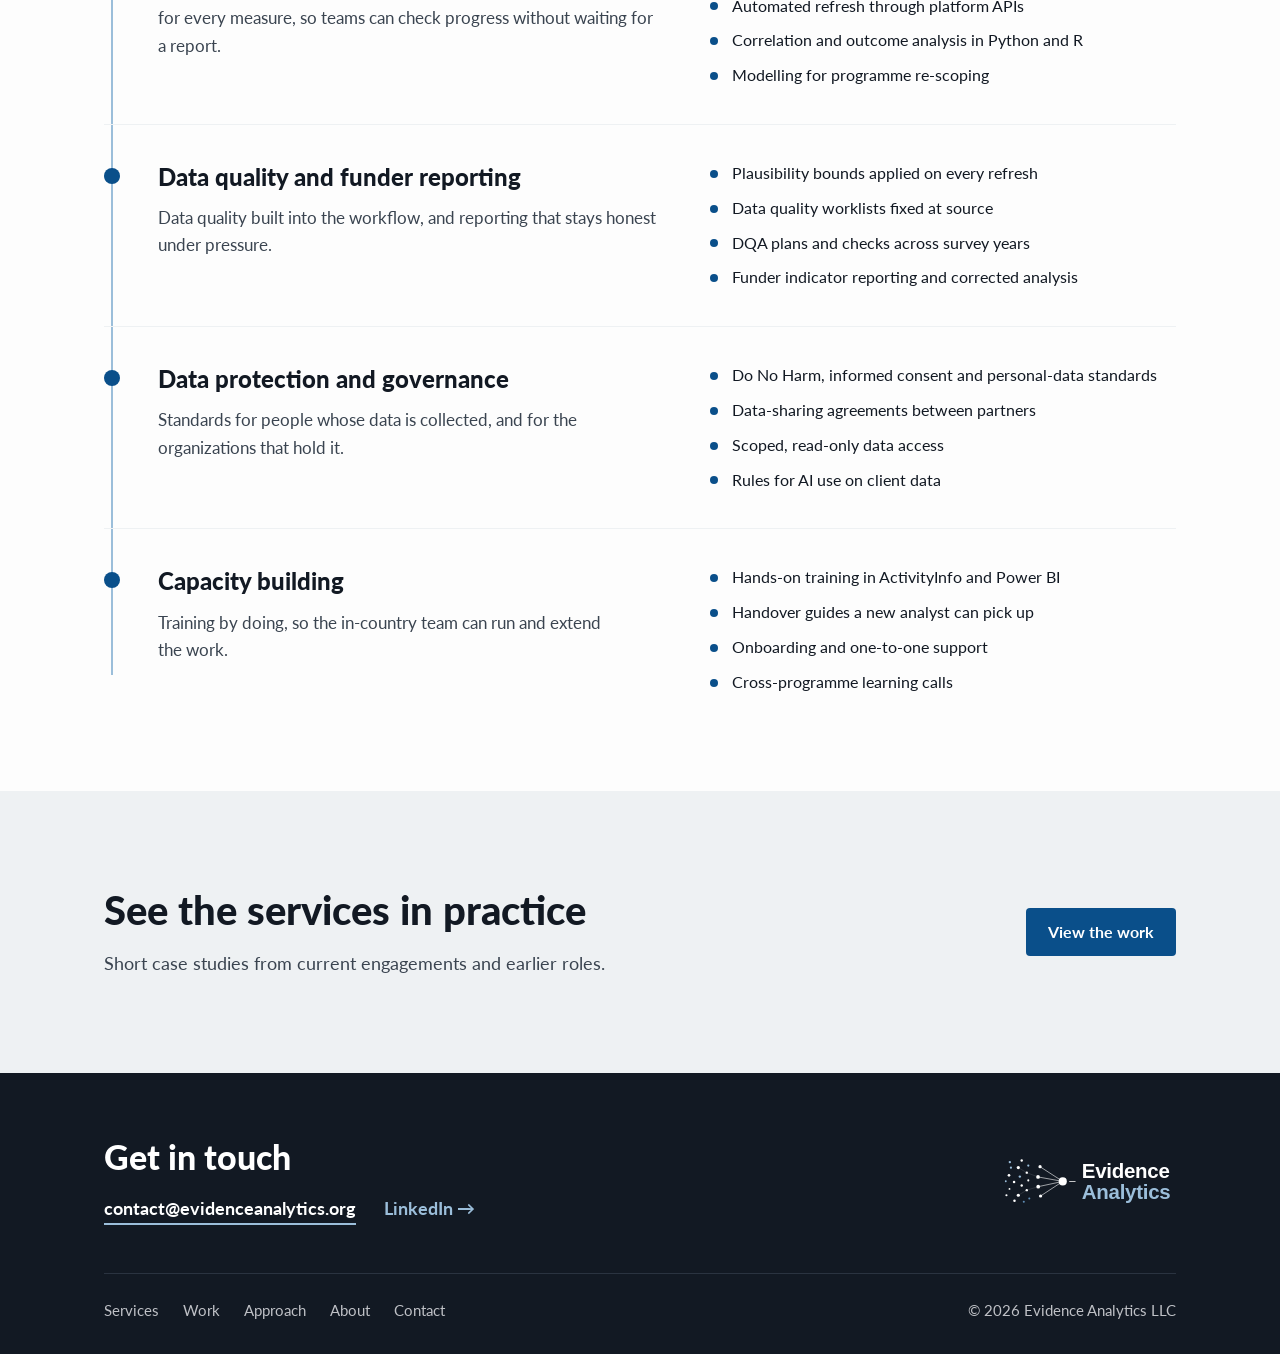
<file: services.html>
<!DOCTYPE html>
<html lang="en">
<head>
<meta charset="utf-8">
<meta name="viewport" content="width=device-width, initial-scale=1">
<title>Services · Evidence Analytics</title>
<meta name="description" content="MEL frameworks, MIS and data platforms, survey design, evaluation, dashboards, data quality, governance and capacity building.">
<link rel="canonical" href="https://evidenceanalytics.org/services.html">
<meta property="og:title" content="Services · Evidence Analytics">
<meta property="og:description" content="MEL frameworks, MIS and data platforms, survey design, evaluation, dashboards, data quality, governance and capacity building.">
<meta property="og:type" content="website">
<meta property="og:url" content="https://evidenceanalytics.org/services.html">
<meta name="theme-color" content="#06386E">
<link rel="icon" href="assets/favicon.svg" type="image/svg+xml">
<link rel="preconnect" href="https://fonts.googleapis.com">
<link rel="preconnect" href="https://fonts.gstatic.com" crossorigin>
<link href="https://fonts.googleapis.com/css2?family=Lato:ital,wght@0,400;0,700;0,900;1,400&display=swap" rel="stylesheet">
<link rel="stylesheet" href="assets/styles.css">
</head>
<body>
<a class="skip" href="#main">Skip to content</a>
<div class="hero hero-sm">
<img class="hero-mark" src="assets/mark-reversed.svg" alt="" aria-hidden="true">
<header class="site-header"><div class="wrap header-inner">
<a class="brand" href="index.html"><img src="assets/logo-horizontal-reversed.svg" alt="Evidence Analytics" width="220" height="48"></a>
<button class="menu-btn" type="button" aria-expanded="false" aria-controls="nav"><span></span><span></span><span></span><b>Menu</b></button>
<nav id="nav" class="nav" aria-label="Main"><a href="services.html" aria-current="page">Services</a><a href="work.html">Work</a><a href="approach.html">Approach</a><a href="about.html">About</a><a class="nav-cta" href="contact.html">Contact</a></nav>
</div></header>
<div class="wrap"><div class="hero-body">
<p class="eyebrow">Services</p>
<h1>MEL and data work, from design to handover.</h1>
<p class="lede">Each service can stand alone or run together across a programme’s life. AI supports the work where it helps; people make the methodological calls and check every result.</p>

</div></div>
</div>
<main id="main">
<section class="block"><div class="wrap"><div class="svc-list"><article class="svc" id="mel"><span class="node" aria-hidden="true"></span>
<div class="stack-12"><h2 class="h3">MEL frameworks and programme design</h2><p class="muted">Problem analysis and theory of change as the starting point, so indicators measure what the programme actually expects to change.</p></div>
<ul class="ticks"><li>Problem analysis and theory of change facilitation</li><li>Results frameworks, logframes and indicator reference sheets</li><li>MEL plans, indicator selection and target setting</li><li>MEL sections and logframes for proposals</li></ul></article><article class="svc" id="mis"><span class="node" aria-hidden="true"></span>
<div class="stack-12"><h2 class="h3">MIS and data platforms</h2><p class="muted">Management information systems built on standard, documented structures, with validation at the point of entry so data is clean before anyone analyses it.</p><p class="ai-note"><span>AI support</span>AI-assisted scripts handle data integration, designed and checked by a person.</p></div>
<ul class="ticks"><li>ActivityInfo design: registries, forms, validation logic, roles and permissions</li><li>Platform selection, pilots and migration</li><li>Mobile data collection on KoboToolbox and ODK</li><li>ETL pipelines and Salesforce configuration</li></ul></article><article class="svc" id="survey"><span class="node" aria-hidden="true"></span>
<div class="stack-12"><h2 class="h3">Survey design and sampling</h2><p class="muted">Instruments and samples that hold up to scrutiny, documented well enough to be reproduced.</p></div>
<ul class="ticks"><li>Baseline, midline, endline and annual outcome surveys</li><li>Stratified sampling with design weights and reserves</li><li>Adaptive sampling and sentinel monitoring</li><li>Reproducible draw records and bias diagnostics</li></ul></article><article class="svc" id="eval"><span class="node" aria-hidden="true"></span>
<div class="stack-12"><h2 class="h3">Evaluation and research</h2><p class="muted">Process and outcome evaluation with equity designed in and honest limits set in advance.</p><p class="ai-note"><span>AI support</span>AI speech-to-text, translation and coding support for bilingual qualitative work, with every finding checked against the source.</p></div>
<ul class="ticks"><li>Mixed-methods process and outcome evaluation</li><li>Focus groups, key informant interviews and thematic coding</li><li>A/B tests with research partners</li><li>Prevalence research with hidden populations</li><li>Terms of reference for external evaluations</li></ul></article><article class="svc" id="dash"><span class="node" aria-hidden="true"></span>
<div class="stack-12"><h2 class="h3">Dashboards and analytics</h2><p class="muted">Dashboards connected to the source system, with a written definition for every measure, so teams can check progress without waiting for a report.</p></div>
<ul class="ticks"><li>Power BI (Power Query, DAX, star-schema models) and Tableau</li><li>Automated refresh through platform APIs</li><li>Correlation and outcome analysis in Python and R</li><li>Modelling for programme re-scoping</li></ul></article><article class="svc" id="dq"><span class="node" aria-hidden="true"></span>
<div class="stack-12"><h2 class="h3">Data quality and funder reporting</h2><p class="muted">Data quality built into the workflow, and reporting that stays honest under pressure.</p></div>
<ul class="ticks"><li>Plausibility bounds applied on every refresh</li><li>Data quality worklists fixed at source</li><li>DQA plans and checks across survey years</li><li>Funder indicator reporting and corrected analysis</li></ul></article><article class="svc" id="gov"><span class="node" aria-hidden="true"></span>
<div class="stack-12"><h2 class="h3">Data protection and governance</h2><p class="muted">Standards for people whose data is collected, and for the organizations that hold it.</p></div>
<ul class="ticks"><li>Do No Harm, informed consent and personal-data standards</li><li>Data-sharing agreements between partners</li><li>Scoped, read-only data access</li><li>Rules for AI use on client data</li></ul></article><article class="svc" id="cap"><span class="node" aria-hidden="true"></span>
<div class="stack-12"><h2 class="h3">Capacity building</h2><p class="muted">Training by doing, so the in-country team can run and extend the work.</p></div>
<ul class="ticks"><li>Hands-on training in ActivityInfo and Power BI</li><li>Handover guides a new analyst can pick up</li><li>Onboarding and one-to-one support</li><li>Cross-programme learning calls</li></ul></article></div></div></section>
<section class="block alt"><div class="wrap two"><div class="stack-16"><h2>See the services in practice</h2><p class="muted big">Short case studies from current engagements and earlier roles.</p></div><div class="btns end"><a class="btn btn-primary" href="work.html">View the work</a></div></div></section>
</main>
<footer class="site-footer"><div class="wrap">
<div class="footer-top"><div class="stack-18"><h2>Get in touch</h2><div class="contact-links"><a class="email-link" href="mailto:contact@evidenceanalytics.org">contact@evidenceanalytics.org</a><a class="li-link" href="https://www.linkedin.com/in/dave-shaw-642038142/" rel="noopener">LinkedIn →</a></div></div>
<img src="assets/logo-horizontal-reversed.svg" alt="Evidence Analytics" class="footer-logo" width="240" height="52"></div>
<div class="footer-bottom"><nav aria-label="Footer"><a href="services.html">Services</a><a href="work.html">Work</a><a href="approach.html">Approach</a><a href="about.html">About</a><a href="contact.html">Contact</a></nav><p>© 2026 Evidence Analytics LLC</p></div>
</div></footer>
<script src="assets/site.js"></script>
</body>
</html>
</file>
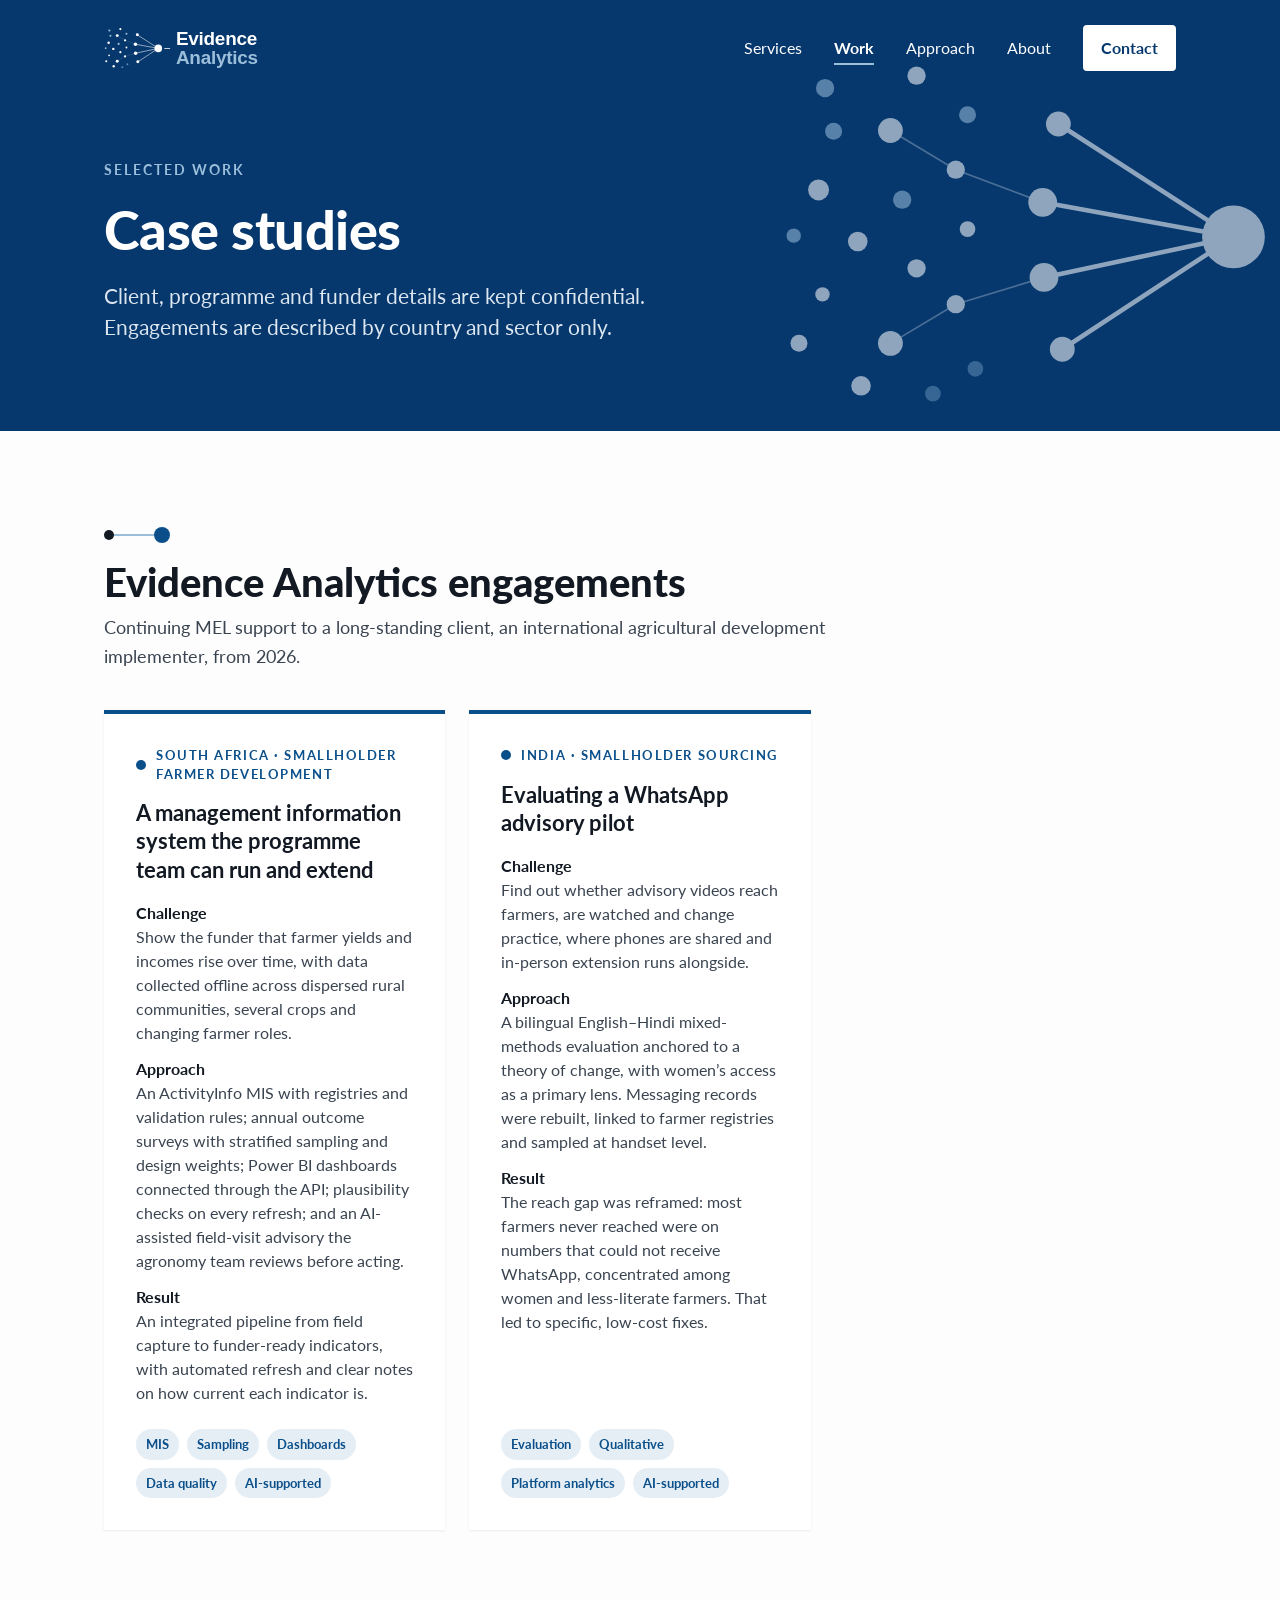
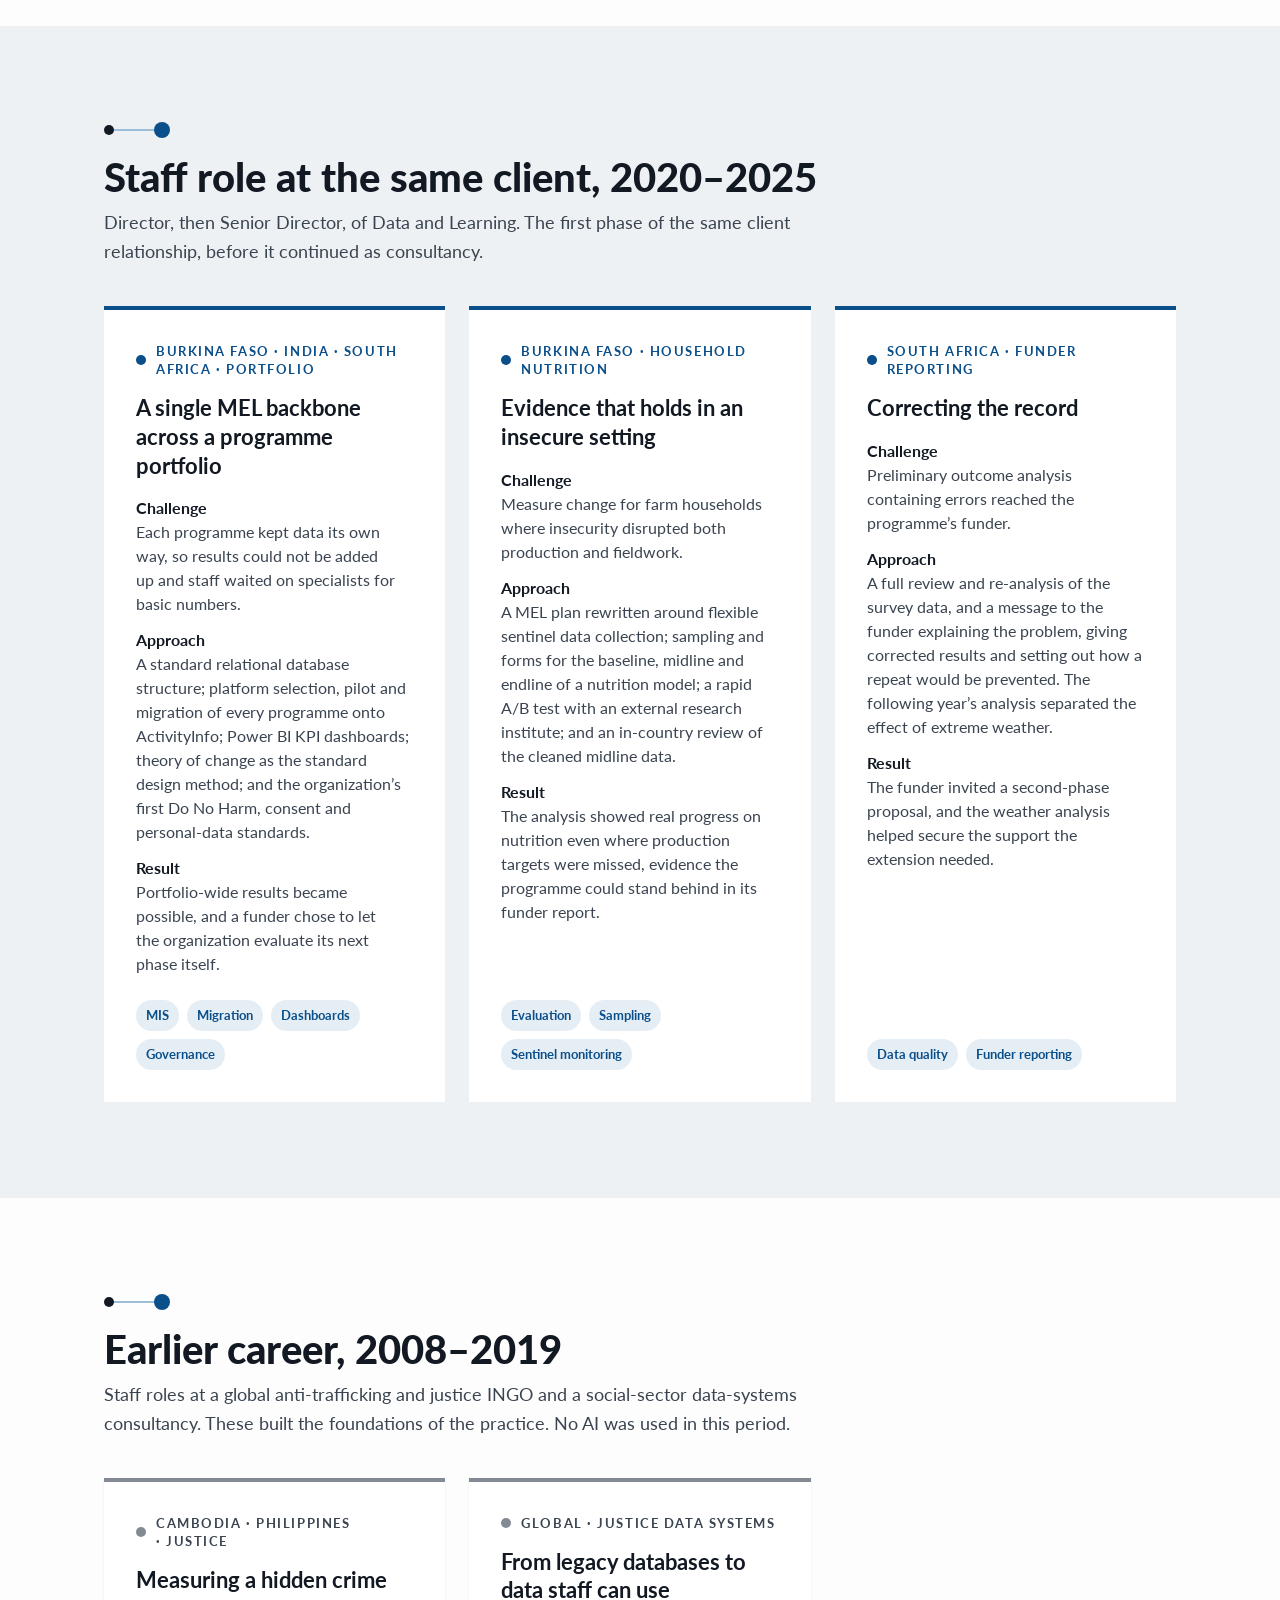
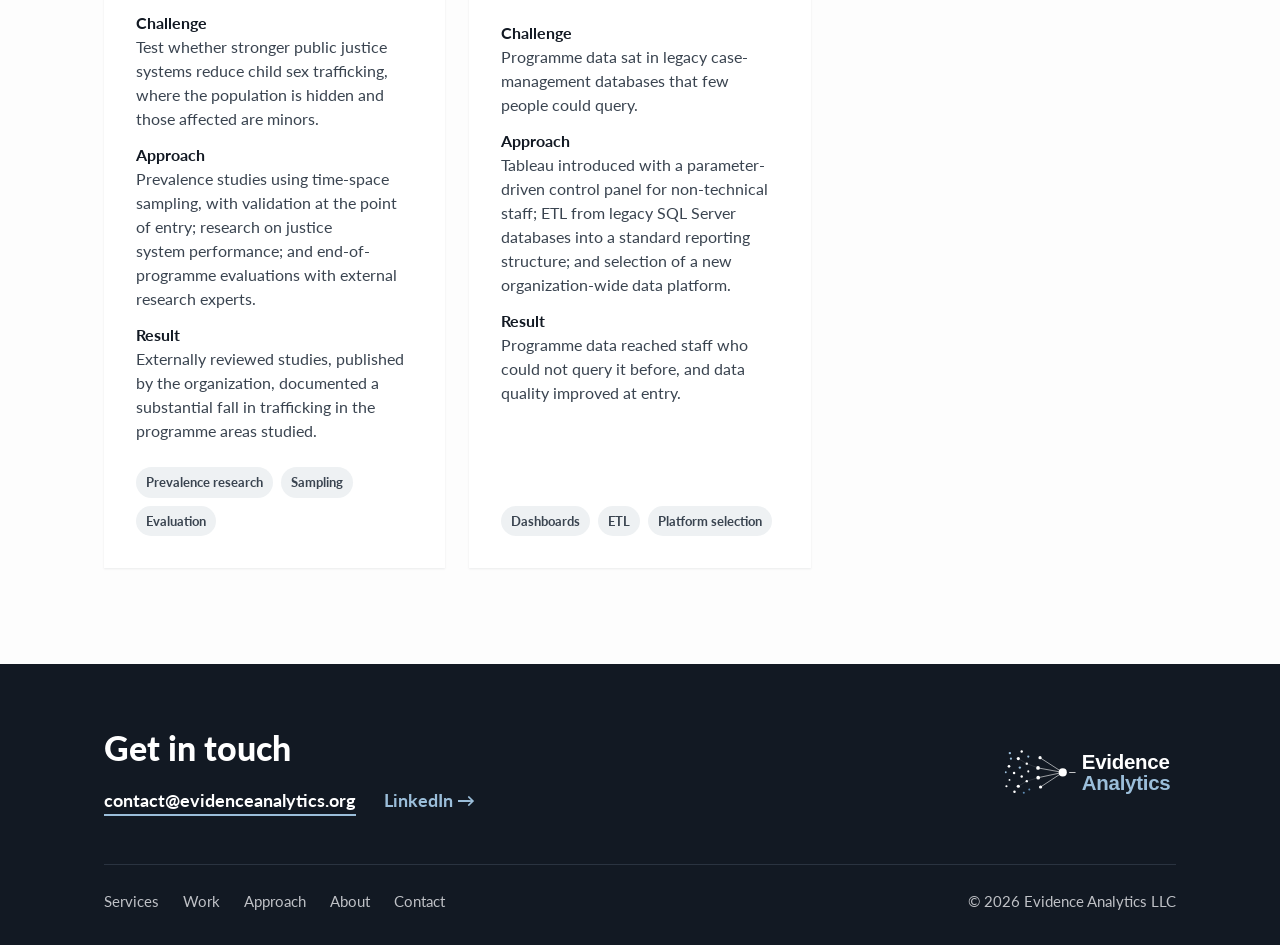
<file: work.html>
<!DOCTYPE html>
<html lang="en">
<head>
<meta charset="utf-8">
<meta name="viewport" content="width=device-width, initial-scale=1">
<title>Work · Evidence Analytics</title>
<meta name="description" content="Case studies in MEL systems, evaluation, sampling, dashboards and data quality across Africa and Asia.">
<link rel="canonical" href="https://evidenceanalytics.org/work.html">
<meta property="og:title" content="Work · Evidence Analytics">
<meta property="og:description" content="Case studies in MEL systems, evaluation, sampling, dashboards and data quality across Africa and Asia.">
<meta property="og:type" content="website">
<meta property="og:url" content="https://evidenceanalytics.org/work.html">
<meta name="theme-color" content="#06386E">
<link rel="icon" href="assets/favicon.svg" type="image/svg+xml">
<link rel="preconnect" href="https://fonts.googleapis.com">
<link rel="preconnect" href="https://fonts.gstatic.com" crossorigin>
<link href="https://fonts.googleapis.com/css2?family=Lato:ital,wght@0,400;0,700;0,900;1,400&display=swap" rel="stylesheet">
<link rel="stylesheet" href="assets/styles.css">
</head>
<body>
<a class="skip" href="#main">Skip to content</a>
<div class="hero hero-sm">
<img class="hero-mark" src="assets/mark-reversed.svg" alt="" aria-hidden="true">
<header class="site-header"><div class="wrap header-inner">
<a class="brand" href="index.html"><img src="assets/logo-horizontal-reversed.svg" alt="Evidence Analytics" width="220" height="48"></a>
<button class="menu-btn" type="button" aria-expanded="false" aria-controls="nav"><span></span><span></span><span></span><b>Menu</b></button>
<nav id="nav" class="nav" aria-label="Main"><a href="services.html">Services</a><a href="work.html" aria-current="page">Work</a><a href="approach.html">Approach</a><a href="about.html">About</a><a class="nav-cta" href="contact.html">Contact</a></nav>
</div></header>
<div class="wrap"><div class="hero-body">
<p class="eyebrow">Selected work</p>
<h1>Case studies</h1>
<p class="lede">Client, programme and funder details are kept confidential. Engagements are described by country and sector only.</p>

</div></div>
</div>
<main id="main">
<section class="block"><div class="wrap stack-40">
<div class="group-head"><div class="marker" aria-hidden="true"><span></span><i></i><span></span></div><div class="stack-8"><h2>Evidence Analytics engagements</h2><p class="muted big">Continuing MEL support to a long-standing client, an international agricultural development implementer, from 2026.</p></div></div>
<div class="cards"><article class="card" id="sa">
<p class="card-label"><span class="dot"></span>South Africa · Smallholder farmer development</p>
<h3>A management information system the programme team can run and extend</h3>
<dl class="cad"><div><dt>Challenge</dt><dd>Show the funder that farmer yields and incomes rise over time, with data collected offline across dispersed rural communities, several crops and changing farmer roles.</dd></div><div><dt>Approach</dt><dd>An ActivityInfo MIS with registries and validation rules; annual outcome surveys with stratified sampling and design weights; Power BI dashboards connected through the API; plausibility checks on every refresh; and an AI-assisted field-visit advisory the agronomy team reviews before acting.</dd></div><div><dt>Result</dt><dd>An integrated pipeline from field capture to funder-ready indicators, with automated refresh and clear notes on how current each indicator is.</dd></div></dl>
<ul class="tags"><li>MIS</li><li>Sampling</li><li>Dashboards</li><li>Data quality</li><li>AI-supported</li></ul>
</article><article class="card" id="in">
<p class="card-label"><span class="dot"></span>India · Smallholder sourcing</p>
<h3>Evaluating a WhatsApp advisory pilot</h3>
<dl class="cad"><div><dt>Challenge</dt><dd>Find out whether advisory videos reach farmers, are watched and change practice, where phones are shared and in-person extension runs alongside.</dd></div><div><dt>Approach</dt><dd>A bilingual English–Hindi mixed-methods evaluation anchored to a theory of change, with women’s access as a primary lens. Messaging records were rebuilt, linked to farmer registries and sampled at handset level.</dd></div><div><dt>Result</dt><dd>The reach gap was reframed: most farmers never reached were on numbers that could not receive WhatsApp, concentrated among women and less-literate farmers. That led to specific, low-cost fixes.</dd></div></dl>
<ul class="tags"><li>Evaluation</li><li>Qualitative</li><li>Platform analytics</li><li>AI-supported</li></ul>
</article></div></div></section>
<section class="block alt"><div class="wrap stack-40">
<div class="group-head"><div class="marker" aria-hidden="true"><span></span><i></i><span></span></div><div class="stack-8"><h2>Staff role at the same client, 2020–2025</h2><p class="muted big">Director, then Senior Director, of Data and Learning. The first phase of the same client relationship, before it continued as consultancy.</p></div></div>
<div class="cards"><article class="card" id="portfolio">
<p class="card-label"><span class="dot"></span>Burkina Faso · India · South Africa · Portfolio</p>
<h3>A single MEL backbone across a programme portfolio</h3>
<dl class="cad"><div><dt>Challenge</dt><dd>Each programme kept data its own way, so results could not be added up and staff waited on specialists for basic numbers.</dd></div><div><dt>Approach</dt><dd>A standard relational database structure; platform selection, pilot and migration of every programme onto ActivityInfo; Power BI KPI dashboards; theory of change as the standard design method; and the organization’s first Do No Harm, consent and personal-data standards.</dd></div><div><dt>Result</dt><dd>Portfolio-wide results became possible, and a funder chose to let the organization evaluate its next phase itself.</dd></div></dl>
<ul class="tags"><li>MIS</li><li>Migration</li><li>Dashboards</li><li>Governance</li></ul>
</article><article class="card" id="bf">
<p class="card-label"><span class="dot"></span>Burkina Faso · Household nutrition</p>
<h3>Evidence that holds in an insecure setting</h3>
<dl class="cad"><div><dt>Challenge</dt><dd>Measure change for farm households where insecurity disrupted both production and fieldwork.</dd></div><div><dt>Approach</dt><dd>A MEL plan rewritten around flexible sentinel data collection; sampling and forms for the baseline, midline and endline of a nutrition model; a rapid A/B test with an external research institute; and an in-country review of the cleaned midline data.</dd></div><div><dt>Result</dt><dd>The analysis showed real progress on nutrition even where production targets were missed, evidence the programme could stand behind in its funder report.</dd></div></dl>
<ul class="tags"><li>Evaluation</li><li>Sampling</li><li>Sentinel monitoring</li></ul>
</article><article class="card" id="integrity">
<p class="card-label"><span class="dot"></span>South Africa · Funder reporting</p>
<h3>Correcting the record</h3>
<dl class="cad"><div><dt>Challenge</dt><dd>Preliminary outcome analysis containing errors reached the programme’s funder.</dd></div><div><dt>Approach</dt><dd>A full review and re-analysis of the survey data, and a message to the funder explaining the problem, giving corrected results and setting out how a repeat would be prevented. The following year’s analysis separated the effect of extreme weather.</dd></div><div><dt>Result</dt><dd>The funder invited a second-phase proposal, and the weather analysis helped secure the support the extension needed.</dd></div></dl>
<ul class="tags"><li>Data quality</li><li>Funder reporting</li></ul>
</article></div></div></section>
<section class="block"><div class="wrap stack-40">
<div class="group-head"><div class="marker" aria-hidden="true"><span></span><i></i><span></span></div><div class="stack-8"><h2>Earlier career, 2008–2019</h2><p class="muted big">Staff roles at a global anti-trafficking and justice INGO and a social-sector data-systems consultancy. These built the foundations of the practice. No AI was used in this period.</p></div></div>
<div class="cards"><article class="card card-past" id="prevalence">
<p class="card-label"><span class="dot"></span>Cambodia · Philippines · Justice</p>
<h3>Measuring a hidden crime</h3>
<dl class="cad"><div><dt>Challenge</dt><dd>Test whether stronger public justice systems reduce child sex trafficking, where the population is hidden and those affected are minors.</dd></div><div><dt>Approach</dt><dd>Prevalence studies using time-space sampling, with validation at the point of entry; research on justice system performance; and end-of-programme evaluations with external research experts.</dd></div><div><dt>Result</dt><dd>Externally reviewed studies, published by the organization, documented a substantial fall in trafficking in the programme areas studied.</dd></div></dl>
<ul class="tags"><li>Prevalence research</li><li>Sampling</li><li>Evaluation</li></ul>
</article><article class="card card-past" id="justice">
<p class="card-label"><span class="dot"></span>Global · Justice data systems</p>
<h3>From legacy databases to data staff can use</h3>
<dl class="cad"><div><dt>Challenge</dt><dd>Programme data sat in legacy case-management databases that few people could query.</dd></div><div><dt>Approach</dt><dd>Tableau introduced with a parameter-driven control panel for non-technical staff; ETL from legacy SQL Server databases into a standard reporting structure; and selection of a new organization-wide data platform.</dd></div><div><dt>Result</dt><dd>Programme data reached staff who could not query it before, and data quality improved at entry.</dd></div></dl>
<ul class="tags"><li>Dashboards</li><li>ETL</li><li>Platform selection</li></ul>
</article></div></div></section>
</main>
<footer class="site-footer"><div class="wrap">
<div class="footer-top"><div class="stack-18"><h2>Get in touch</h2><div class="contact-links"><a class="email-link" href="mailto:contact@evidenceanalytics.org">contact@evidenceanalytics.org</a><a class="li-link" href="https://www.linkedin.com/in/dave-shaw-642038142/" rel="noopener">LinkedIn →</a></div></div>
<img src="assets/logo-horizontal-reversed.svg" alt="Evidence Analytics" class="footer-logo" width="240" height="52"></div>
<div class="footer-bottom"><nav aria-label="Footer"><a href="services.html">Services</a><a href="work.html">Work</a><a href="approach.html">Approach</a><a href="about.html">About</a><a href="contact.html">Contact</a></nav><p>© 2026 Evidence Analytics LLC</p></div>
</div></footer>
<script src="assets/site.js"></script>
</body>
</html>
</file>
<file: assets/styles.css>
:root{--navy:#06386E;--blue:#0A4F8A;--sky:#9BBEDA;--ink:#121923;--slate:#3A4450;--gray:#848A93;--silver:#BFC1C6;--paper:#FDFDFD;--panel:#EEF1F3;--line:#D5DAE0}
*,*::before,*::after{box-sizing:border-box}
html{-webkit-text-size-adjust:100%;scroll-behavior:smooth}
body{margin:0;background:var(--paper);color:var(--ink);font-family:Lato,Helvetica,Arial,sans-serif;font-size:17px;line-height:1.6;-webkit-font-smoothing:antialiased}
img{max-width:100%}
a{color:var(--blue);text-decoration:none}
a:hover{color:var(--navy);text-decoration:underline}
h1,h2,h3,p,ul,ol,dl,dd{margin:0}
ul,ol{padding:0;list-style:none}
p,li,dd{text-wrap:pretty}
.skip{position:absolute;left:-9999px;top:8px;background:#fff;color:var(--navy);padding:8px 14px;z-index:10}
.skip:focus{left:8px}
.wrap{max-width:1200px;margin:0 auto;padding:0 clamp(20px,5vw,64px)}
.muted{color:var(--slate)}
.big{font-size:18px}
.stack-8,.stack-12,.stack-14,.stack-16,.stack-18,.stack-40{display:flex;flex-direction:column}
.stack-8{gap:8px}.stack-12{gap:12px}.stack-14{gap:14px}.stack-16{gap:16px}.stack-18{gap:18px}.stack-40{gap:40px}
h1{font-size:clamp(40px,5.5vw,62px);line-height:1.04;font-weight:900;letter-spacing:-.01em;text-wrap:balance}
h2{font-size:clamp(30px,3.4vw,40px);line-height:1.15;font-weight:900;text-wrap:balance}
h3,.h3{font-size:clamp(20px,2vw,24px);line-height:1.3;font-weight:900}
.eyebrow{font-size:14px;font-weight:700;letter-spacing:.14em;text-transform:uppercase;color:var(--blue);line-height:1.4}
.eyebrow-muted{color:var(--slate)}
.arrow{font-weight:700;font-size:16px}

/* hero + header */
.hero{background:var(--navy);color:#fff;position:relative;overflow:hidden}
.hero-mark{position:absolute;left:max(calc(50% + 140px),calc(clamp(20px,5vw,64px) + 700px));top:90px;width:760px;max-width:none;opacity:.9;pointer-events:none;user-select:none}
.hero-sm .hero-mark{width:560px;top:60px;opacity:.55}
.site-header{position:relative;z-index:3}
.header-inner{display:flex;align-items:center;justify-content:space-between;gap:24px;padding-top:24px;padding-bottom:24px}
.brand img{height:48px;width:auto;display:block}
.nav{display:flex;align-items:center;gap:32px;font-size:16px}
.nav a{color:#fff;padding:4px 0}
.nav a:hover{text-decoration:none;box-shadow:inset 0 -2px 0 var(--sky)}
.nav a[aria-current="page"]{box-shadow:inset 0 -2px 0 var(--sky);font-weight:700}
.nav .nav-cta{background:#fff;color:var(--navy);padding:10px 18px;border-radius:4px;font-weight:700;box-shadow:none}
.nav .nav-cta:hover,.nav .nav-cta[aria-current="page"]{background:var(--sky);color:var(--navy);box-shadow:none}
.menu-btn{display:none;background:none;border:1.5px solid var(--sky);color:#fff;border-radius:4px;padding:10px 14px;font:700 15px Lato,sans-serif;cursor:pointer;align-items:center;gap:10px;min-height:44px}
.menu-btn span{display:none}
.hero-body{position:relative;z-index:1;max-width:660px;padding:clamp(64px,10vw,112px) 0 clamp(72px,11vw,128px);display:flex;flex-direction:column;gap:28px}
.hero-sm .hero-body{padding:clamp(40px,6vw,64px) 0 clamp(56px,8vw,88px);gap:22px}
.hero-sm h1{font-size:clamp(36px,4.6vw,54px)}
.hero .eyebrow{color:var(--sky)}
.lede{font-size:clamp(18px,1.8vw,21px);line-height:1.5;color:#DCE6EF}
.btns{display:flex;flex-wrap:wrap;gap:14px}
.btns.end{justify-content:flex-end}
.btn{display:inline-block;font-weight:700;font-size:16px;padding:14px 22px;border-radius:4px;line-height:1.2}
.btn:hover{text-decoration:none}
.btn-light{background:#fff;color:var(--navy)}
.btn-light:hover{background:var(--sky);color:var(--navy)}
.btn-ghost{border:1.5px solid var(--sky);color:#fff;padding:12.5px 22px}
.btn-ghost:hover{background:rgba(155,190,218,.15);color:#fff}
.btn-primary{background:var(--blue);color:#fff}
.btn-primary:hover{background:var(--navy);color:#fff}

/* blocks */
.block{padding:clamp(64px,8vw,96px) 0}
.block-top-0{padding-top:0}
.alt{background:var(--panel)}
.grid-3{display:grid;grid-template-columns:repeat(3,minmax(0,1fr));gap:clamp(32px,4vw,48px)}
.two{display:grid;grid-template-columns:minmax(0,1fr) minmax(0,1fr);gap:clamp(40px,6vw,64px);align-items:center}
.two-top{align-items:start}
.split{display:grid;grid-template-columns:minmax(0,320px) minmax(0,1fr);gap:clamp(40px,6vw,64px);align-items:start}
.section-head{display:flex;justify-content:space-between;align-items:flex-end;gap:24px;flex-wrap:wrap}
.group-head{display:flex;flex-direction:column;gap:16px;max-width:760px}

/* dot motifs */
.marker{display:flex;align-items:center}
.marker span:first-child{width:10px;height:10px;border-radius:50%;background:var(--ink)}
.marker i{width:40px;height:2px;background:var(--sky)}
.marker span:last-child{width:16px;height:16px;border-radius:50%;background:var(--blue)}
.flow-step{display:flex;flex-direction:column;gap:20px}
.motif{position:relative;height:96px}
.motif span{position:absolute;border-radius:50%;background:var(--ink)}
.motif-connect i{position:absolute;left:8px;width:200px;top:47px;height:3px;background:var(--blue)}
.motif-decide b{position:absolute;left:76px;top:44px;width:48px;height:8px;border-radius:4px;background:var(--blue)}

/* services spine */
.spine{position:relative;display:flex;flex-direction:column}
.spine::before{content:"";position:absolute;left:7px;top:14px;bottom:14px;width:2px;background:var(--sky)}
.spine li{position:relative;display:grid;grid-template-columns:16px minmax(0,260px) minmax(0,1fr);gap:24px;padding:18px 0;border-bottom:1px solid var(--panel)}
.spine li:last-child{border-bottom:0}
.spine a{color:var(--ink);font-size:20px;line-height:1.35}
.spine a:hover{color:var(--blue)}
.spine p{font-size:16px;line-height:1.55}
.node{width:16px;height:16px;border-radius:50%;background:var(--blue);margin-top:4px;position:relative;z-index:1}

/* services page */
.svc-list{position:relative;display:flex;flex-direction:column}
.svc-list::before{content:"";position:absolute;left:7px;top:20px;bottom:20px;width:2px;background:var(--sky)}
.svc{position:relative;display:grid;grid-template-columns:16px minmax(0,1.1fr) minmax(0,1fr);gap:clamp(20px,3vw,40px);padding:36px 0;border-bottom:1px solid var(--panel);scroll-margin-top:24px}
.svc:first-child{padding-top:0}
.svc:last-child{border-bottom:0;padding-bottom:0}
.svc .node{margin-top:7px}
.ticks{display:flex;flex-direction:column;gap:10px}
.ticks li{position:relative;padding-left:22px;font-size:16px;line-height:1.55}
.ticks li::before{content:"";position:absolute;left:0;top:.55em;width:8px;height:8px;border-radius:50%;background:var(--blue)}
.ai-note{font-size:15px;line-height:1.55;color:var(--slate);display:flex;flex-direction:column;gap:4px;padding-top:4px}
.ai-note span{font-size:12px;font-weight:700;letter-spacing:.14em;text-transform:uppercase;color:var(--blue)}

/* cards */
.cards{display:grid;grid-template-columns:repeat(auto-fill,minmax(min(100%,330px),1fr));gap:24px}
.card{background:#fff;padding:32px;display:flex;flex-direction:column;gap:16px;border-top:4px solid var(--blue);box-shadow:0 1px 2px rgba(18,25,35,.08);scroll-margin-top:24px}
.alt .card{box-shadow:none}
.card-past{border-top-color:var(--gray)}
.card-label{display:flex;align-items:center;gap:10px;font-size:13px;font-weight:700;letter-spacing:.12em;text-transform:uppercase;color:var(--blue);line-height:1.4}
.card-past .card-label{color:var(--slate)}
.dot{width:10px;height:10px;border-radius:50%;background:currentColor;flex:none}
.card-past .dot{background:var(--gray)}
.card h3{font-size:22px;font-weight:700}
.card-link{color:var(--ink)}
.card-link:hover{text-decoration:none;color:var(--ink);box-shadow:0 6px 18px rgba(18,25,35,.12)}
.card-link .more{margin-top:auto;font-weight:700;font-size:15px;color:var(--blue)}
.cad{display:flex;flex-direction:column;gap:12px;font-size:15.5px;line-height:1.55}
.cad dt{font-weight:700;color:var(--ink)}
.cad dd{color:var(--slate)}
.tags{display:flex;flex-wrap:wrap;gap:8px;margin-top:auto;padding-top:8px}
.tags li{font-size:13px;font-weight:700;color:var(--blue);background:#E6EEF5;padding:5px 10px;border-radius:999px}
.card-past .tags li{color:var(--slate);background:var(--panel)}
.chips{display:flex;flex-wrap:wrap;gap:10px}
.chips li{border:1px solid var(--line);background:#fff;padding:8px 14px;border-radius:999px;font-size:16px;line-height:1.3}

/* approach */
.principles{display:grid;grid-template-columns:repeat(3,minmax(0,1fr));gap:1px;background:var(--panel);border:1px solid var(--panel)}
.principle{background:var(--paper);padding:32px;display:flex;flex-direction:column;gap:12px}
.principle h3{font-size:21px;font-weight:700}
.principle p{font-size:16px}
.checklist{display:flex;flex-direction:column}
.checklist li{display:flex;gap:16px;align-items:center;padding:16px 0;border-bottom:1px solid var(--line);font-size:18px;line-height:1.4}
.checklist li::before{content:"";width:12px;height:12px;border-radius:50%;background:var(--blue);flex:none}
.direction{margin-top:16px;background:#fff;padding:28px;display:flex;flex-direction:column;gap:12px;border:1px dashed var(--gray)}
.badge{align-self:flex-start;font-size:12px;font-weight:700;letter-spacing:.12em;text-transform:uppercase;color:var(--slate);background:var(--panel);padding:5px 10px;border-radius:999px}
.direction p.muted{font-size:16px}

/* about */
.timeline{display:flex;flex-direction:column;position:relative}
.timeline li{display:grid;grid-template-columns:110px 20px minmax(0,1fr);gap:16px;align-items:start;padding-bottom:28px;position:relative}
.timeline li:last-child{padding-bottom:0}
.timeline li::before{content:"";position:absolute;left:135px;top:20px;bottom:-2px;width:2px;background:var(--line)}
.timeline li:last-child::before{display:none}
.tl-year{font-weight:700;color:var(--slate);font-size:16px;line-height:1.5}
.tl-dot{width:12px;height:12px;border-radius:50%;background:var(--gray);margin:5px 0 0 4px;position:relative;z-index:1}
.timeline .now .tl-year{color:var(--blue)}
.timeline .now .tl-dot{width:16px;height:16px;background:var(--blue);margin:3px 0 0 2px}
.timeline strong{font-size:18px;line-height:1.4}
.timeline p{font-size:16px;line-height:1.55;margin-top:4px}
.tool-groups{display:flex;flex-direction:column;gap:28px}
.edu{display:flex;flex-direction:column;gap:12px;font-size:18px}

/* contact */
.contact-big{font-size:clamp(22px,3vw,34px);font-weight:900;color:var(--navy);border-bottom:3px solid var(--sky);align-self:flex-start;overflow-wrap:anywhere;line-height:1.3}
.contact-big:hover{text-decoration:none;color:var(--blue)}

/* footer */
.site-footer{background:var(--ink);color:#fff}
.footer-top{display:flex;justify-content:space-between;align-items:center;gap:40px;flex-wrap:wrap;padding:64px 0 48px}
.site-footer h2{font-size:34px}
.contact-links{display:flex;flex-wrap:wrap;gap:12px 28px;font-size:18px}
.email-link{color:#fff;font-weight:700;border-bottom:2px solid var(--sky);overflow-wrap:anywhere}
.email-link:hover{color:var(--sky);text-decoration:none}
.li-link{color:var(--sky);font-weight:700}
.li-link:hover{color:#fff}
.footer-logo{height:52px;width:auto;display:block}
.footer-bottom{display:flex;justify-content:space-between;align-items:center;gap:16px;flex-wrap:wrap;border-top:1px solid #2A3340;padding:24px 0 32px;font-size:15px;color:var(--silver)}
.footer-bottom nav{display:flex;flex-wrap:wrap;gap:8px 24px}
.footer-bottom a{color:var(--silver)}
.footer-bottom a:hover{color:#fff}

@media (max-width:980px){
  .principles{grid-template-columns:repeat(2,minmax(0,1fr))}
  .spine li{grid-template-columns:16px minmax(0,1fr);gap:4px 20px}
  .spine li p{grid-column:2}
}
@media (max-width:860px){
  .menu-btn{display:inline-flex}
  .nav{display:none;position:absolute;left:0;right:0;top:100%;flex-direction:column;align-items:stretch;gap:0;background:var(--navy);padding:8px clamp(20px,5vw,64px) 24px;border-top:1px solid rgba(155,190,218,.3)}
  .nav.open{display:flex}
  .nav a{padding:14px 0;border-bottom:1px solid rgba(155,190,218,.2);font-size:18px}
  .nav a:hover,.nav a[aria-current="page"]{box-shadow:none;color:var(--sky)}
  .nav .nav-cta{margin-top:16px;text-align:center;border-bottom:0;padding:14px}
  .grid-3,.two,.split{grid-template-columns:minmax(0,1fr)}
  .btns.end{justify-content:flex-start}
  .svc{grid-template-columns:16px minmax(0,1fr);gap:16px 20px}
  .svc .ticks{grid-column:2}
  .hero-mark{opacity:.3;width:520px;left:auto;right:-220px;top:120px}
  .hero-sm .hero-mark{opacity:.3}
}
@media (max-width:560px){
  .brand img{height:38px}
  .principles{grid-template-columns:minmax(0,1fr)}
  .timeline li{grid-template-columns:20px minmax(0,1fr);gap:4px 14px}
  .tl-year{grid-column:2;grid-row:1}
  .tl-dot{grid-column:1;grid-row:1}
  .timeline li>div{grid-column:2}
  .timeline li::before{left:9px}
  .card{padding:24px}
}
</file>
